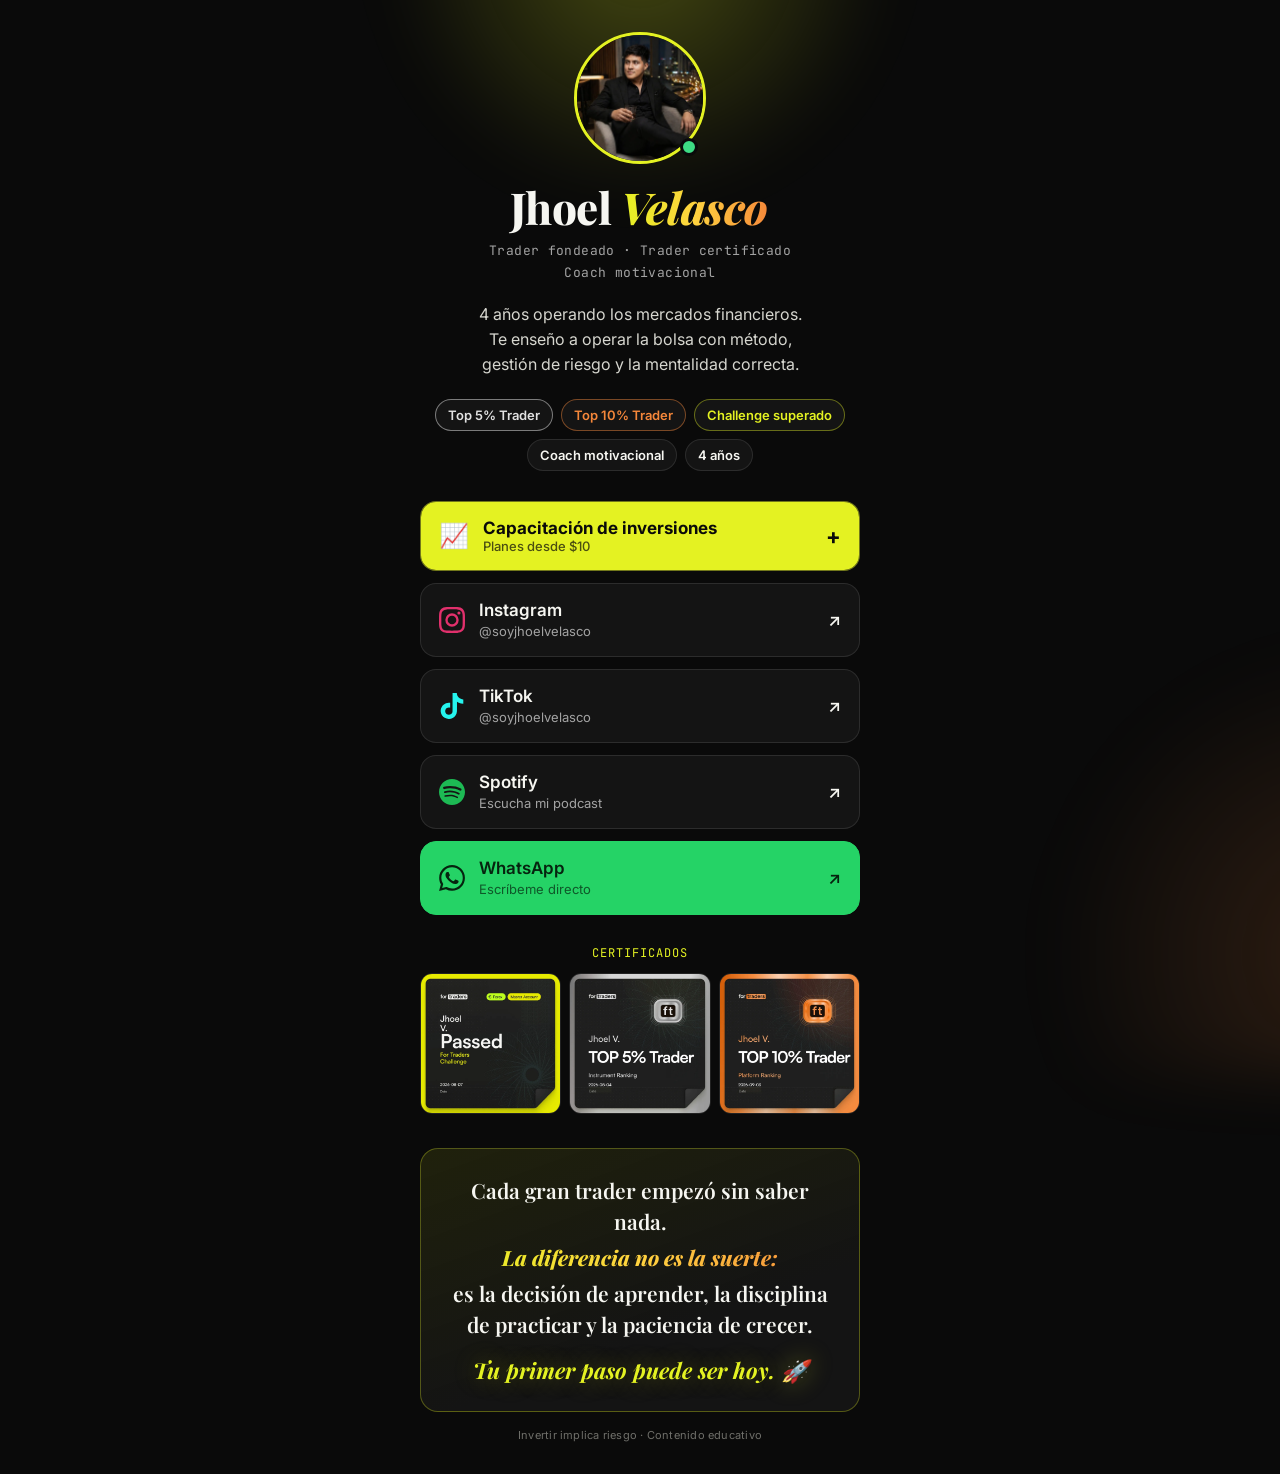
<file: index.html>
<!doctype html>
<html lang="es">
<head>
  <meta charset="utf-8">
  <meta name="viewport" content="width=device-width, initial-scale=1">
  <title>Jhoel Velasco — Trader y Coach</title>
  <meta name="description" content="Jhoel Velasco, trader fondeado y certificado, y coach motivacional. 4 años en los mercados. Contáctame por WhatsApp, Instagram o TikTok.">
  <meta property="og:type" content="website">
  <meta property="og:url" content="https://salmon-quail-992270.hostingersite.com/">
  <meta property="og:title" content="Jhoel Velasco — Trader y Coach">
  <meta property="og:description" content="Trader fondeado y certificado · Coach motivacional. Capacitaciones de inversión desde $10.">
  <meta property="og:image" content="https://salmon-quail-992270.hostingersite.com/assets/img/jhoel-retrato.webp">
  <meta name="theme-color" content="#0a0a0a">
  <link rel="icon" href="data:image/svg+xml,%3Csvg xmlns='http://www.w3.org/2000/svg' viewBox='0 0 64 64'%3E%3Crect width='64' height='64' rx='14' fill='%230a0a0a'/%3E%3Ctext x='32' y='43' font-family='Arial' font-weight='700' font-size='30' text-anchor='middle' fill='%23e4f222'%3EJV%3C/text%3E%3C/svg%3E">
  <link rel="preconnect" href="https://fonts.googleapis.com">
  <link rel="preconnect" href="https://fonts.gstatic.com" crossorigin>
  <link href="https://fonts.googleapis.com/css2?family=Instrument+Serif:ital@0;1&family=Playfair+Display:ital,wght@0,600;0,800;1,700;1,800&family=Inter:wght@400;500;600;700&family=JetBrains+Mono:wght@400;500&display=swap" rel="stylesheet">
  <style>
    :root {
      --bg: #0a0a0a; --card: #141414; --line: rgba(255,255,255,.1);
      --ink: #f6f6f1; --mute: #a3a3a3; --accent: #e4f222; --orange: #f5873a; --up: #3ddc84;
    }
    * { box-sizing: border-box; }
    body {
      margin: 0; min-height: 100svh; background: var(--bg); color: var(--ink);
      font-family: "Inter", system-ui, -apple-system, "Segoe UI", sans-serif;
      display: grid; place-items: center; padding: 32px 16px;
      -webkit-font-smoothing: antialiased; overflow-x: hidden;
    }
    body::before {
      content: ""; position: fixed; inset: -20%; z-index: -1;
      background:
        radial-gradient(circle 420px at 50% 10%, rgba(228,242,34,.28), transparent 60%),
        radial-gradient(circle 520px at 90% 90%, rgba(245,135,58,.16), transparent 60%);
      filter: blur(30px);
    }
    a { color: inherit; text-decoration: none; }
    em { font-family: "Instrument Serif", Georgia, serif; font-style: italic; font-weight: 400; color: var(--accent); }

    .card { width: 100%; max-width: 440px; text-align: center; animation: rise .9s cubic-bezier(.2,.8,.2,1) both; }
    @keyframes rise { from { opacity: 0; transform: translateY(24px); } to { opacity: 1; transform: none; } }

    .avatar { position: relative; width: 132px; height: 132px; margin: 0 auto 20px; }
    .avatar img { display: block; width: 100%; height: 100%; object-fit: cover; object-position: 40% 18%; border-radius: 50%; border: 3px solid var(--accent); }
    .avatar .live { position: absolute; right: 8px; bottom: 8px; width: 18px; height: 18px; border-radius: 50%; background: var(--up); border: 3px solid var(--bg); }

    h1 { margin: 0; font-family: "Playfair Display", Georgia, serif; font-size: 44px; line-height: 1.05; letter-spacing: -0.01em; font-weight: 800; }
    h1 em {
      font-family: "Playfair Display", Georgia, serif; font-style: italic; font-weight: 800;
      background: linear-gradient(90deg, var(--accent), #ffd23f 50%, var(--orange)); -webkit-background-clip: text; background-clip: text; color: transparent;
      padding-right: .06em;
    }
    .role { margin: 10px 0 0; line-height: 1.7; font-family: "JetBrains Mono", monospace; font-size: 13px; color: var(--mute); letter-spacing: .03em; }
    .bio { margin: 18px auto 0; max-width: 34ch; font-size: 16px; line-height: 1.55; color: #d6d6cf; }

    .chips { display: flex; justify-content: center; gap: 8px; margin: 22px 0 0; flex-wrap: wrap; }
    .chip { font-size: 13px; font-weight: 600; padding: 7px 12px; border-radius: 999px; border: 1px solid var(--line); background: var(--card); }
    .chip.lime { color: var(--accent); border-color: rgba(228,242,34,.4); }
    .chip.orange { color: var(--orange); border-color: rgba(245,135,58,.45); }
    .chip.silver { color: #e2e2e2; border-color: rgba(226,226,226,.5); }

    .links { display: grid; gap: 12px; margin: 12px 0 0; }
    .link {
      display: flex; align-items: center; gap: 14px; padding: 16px 18px; border-radius: 16px;
      background: var(--card); border: 1px solid var(--line); font-weight: 600; font-size: 17px;
      transition: transform .2s, border-color .2s, background .2s;
    }
    .link:hover { transform: translateY(-3px); border-color: var(--brand); }
    .link svg { width: 26px; height: 26px; fill: var(--brand); flex: none; }
    .link span { flex: 1; text-align: left; }
    .link small { color: var(--mute); font-weight: 400; font-size: 13px; }
    .link.wa { --brand: #25d366; background: #25d366; color: #06230f; border-color: #25d366; }
    .link.wa svg { fill: #06230f; }
    .link.wa small { color: rgba(6,35,15,.7); }
    .link.wa:hover { box-shadow: 0 12px 34px rgba(37,211,102,.35); }
    .link.ig { --brand: #e1306c; }
    .link.tt { --brand: #25f4ee; }
    .link.sp { --brand: #1db954; }

    .certs { display: grid; grid-template-columns: repeat(3, 1fr); gap: 8px; margin: 30px 0 0; }
    .certs img { display: block; width: 100%; height: auto; aspect-ratio: 1; object-fit: cover; border-radius: 12px; border: 1px solid var(--line); }
    .certs-label { margin: 30px 0 0; font-family: "JetBrains Mono", monospace; font-size: 12px; color: var(--accent); letter-spacing: .08em; text-transform: uppercase; }
    .certs-label + .certs { margin-top: 12px; }

    .closing { margin: 34px 0 0; padding: 26px 22px; border-radius: 18px; border: 1px solid rgba(228,242,34,.3); background: linear-gradient(160deg, rgba(228,242,34,.1), var(--card) 65%); }
    .closing-quote { margin: 0; font-family: "Playfair Display", Georgia, serif; font-size: 21px; line-height: 1.45; font-weight: 600; }
    .closing-quote em {
      display: block; margin: 6px 0; font-family: "Playfair Display", Georgia, serif; font-style: italic; font-weight: 800; font-size: 1em; line-height: inherit;
      background: linear-gradient(90deg, var(--accent), #ffd23f 50%, var(--orange)); -webkit-background-clip: text; background-clip: text; color: transparent;
    }
    .closing-cta { margin: 16px 0 0; font-family: "Playfair Display", Georgia, serif; font-style: italic; font-weight: 700; font-size: 22px; color: var(--accent); text-shadow: 0 0 24px rgba(228,242,34,.35); }
    .disclaimer { margin: 16px auto 0; font-size: 11px; color: #6f6f6a; letter-spacing: .02em; }
    /* Capacitación de inversiones */
    .train { margin: 30px 0 0; text-align: left; border-radius: 16px; border: 1px solid rgba(228,242,34,.45); background: var(--card); overflow: hidden; }
    .train summary {
      list-style: none; cursor: pointer;
      display: flex; align-items: center; gap: 14px; padding: 16px 18px;
      background: var(--accent); color: #0a0a0a; font-weight: 700; font-size: 17px;
      transition: box-shadow .2s;
    }
    .train summary::-webkit-details-marker { display: none; }
    .train summary:hover { box-shadow: inset 0 0 0 999px rgba(0,0,0,.06); }
    .train summary .ico { font-size: 24px; line-height: 1; }
    .train summary .ttl { flex: 1; }
    .train summary small { display: block; font-weight: 500; font-size: 13px; color: rgba(10,10,10,.7); }
    .train summary .chev { font-size: 22px; transition: transform .3s; }
    .train[open] summary .chev { transform: rotate(45deg); }
    .train-body { padding: 18px; }
    .train-intro { margin: 0 0 16px; font-size: 15px; line-height: 1.55; color: #d6d6cf; }
    .plan { border: 1px solid var(--line); border-radius: 14px; padding: 16px; margin: 0 0 12px; background: #0f0f0f; }
    .plan.vip { border-color: rgba(245,135,58,.55); background: linear-gradient(160deg, rgba(245,135,58,.12), #0f0f0f 60%); }
    .plan-head { display: flex; align-items: baseline; justify-content: space-between; gap: 10px; flex-wrap: wrap; }
    .plan-price { font-size: 26px; font-weight: 700; letter-spacing: -0.03em; }
    .plan-price b { color: var(--accent); font-weight: 700; }
    .plan.vip .plan-price b { color: var(--orange); }
    .plan-tag { font-family: "JetBrains Mono", monospace; font-size: 12px; color: var(--mute); }
    .plan h3 { margin: 6px 0 6px; font-size: 17px; }
    .plan p { margin: 0 0 14px; font-size: 14.5px; line-height: 1.55; color: #cfcfc8; }
    .plan-btn { display: inline-flex; align-items: center; gap: 8px; padding: 10px 14px; border-radius: 999px; background: #25d366; color: #06230f; font-weight: 700; font-size: 14px; transition: transform .2s; }
    .plan-btn:hover { transform: translateY(-2px); }
    .plan.vip .plan-btn { background: var(--orange); color: #1a0d03; }
    .train-warn { margin: 6px 0 0; padding: 12px 14px; border-radius: 12px; background: rgba(255,90,90,.08); border: 1px solid rgba(255,90,90,.3); font-size: 13px; line-height: 1.5; color: #e6c9c9; }
    .certs img { cursor: zoom-in; transition: transform .2s; }
    .certs img:hover { transform: translateY(-3px); }
    .zoom { position: fixed; inset: 0; z-index: 100; display: none; place-items: center; padding: 20px; background: rgba(0,0,0,.88); cursor: zoom-out; }
    .zoom.open { display: grid; animation: rise .3s ease both; }
    .zoom img { max-width: min(92vw, 640px); max-height: 86vh; width: auto; height: auto; border-radius: 16px; box-shadow: 0 30px 80px rgba(0,0,0,.6); }
    .zoom-x { position: absolute; top: 16px; right: 20px; font-size: 34px; line-height: 1; color: #fff; }
  </style>
</head>
<body>
  <main class="card">
    <div class="avatar">
      <img src="[data-uri]" alt="Jhoel Velasco" width="1024" height="1280">
      <span class="live" aria-hidden="true"></span>
    </div>

    <h1>Jhoel <em>Velasco</em></h1>
    <p class="role">Trader fondeado · Trader certificado<br>Coach motivacional</p>
    <p class="bio">4 años operando los mercados financieros. Te enseño a operar la bolsa con método, gestión de riesgo y la mentalidad correcta.</p>

    <div class="chips">
      <span class="chip silver">Top 5% Trader</span>
      <span class="chip orange">Top 10% Trader</span>
      <span class="chip lime">Challenge superado</span>
      <span class="chip">Coach motivacional</span>
      <span class="chip">4 años</span>
    </div>

    <details class="train">
      <summary>
        <span class="ico" aria-hidden="true">📈</span>
        <span class="ttl">Capacitación de inversiones<small>Planes desde $10</small></span>
        <span class="chev" aria-hidden="true">+</span>
      </summary>
      <div class="train-body">
        <p class="train-intro">Aprende conceptos fundamentales sobre inversiones mediante una capacitación adaptada al nivel de profundidad que necesites.</p>

        <article class="plan">
          <div class="plan-head"><span class="plan-price">💰 <b>$10</b></span><span class="plan-tag">45 minutos</span></div>
          <h3>Capacitación básica</h3>
          <p>Introducción y teoría básica sobre inversiones, conceptos esenciales y funcionamiento general.</p>
          <a class="plan-btn" href="https://wa.me/51912536501?text=Hola%20Jhoel%2C%20quiero%20la%20Capacitaci%C3%B3n%20b%C3%A1sica%20%28%2410%20-%2045%20minutos%29" target="_blank" rel="noopener">Reservar →</a>
        </article>

        <article class="plan">
          <div class="plan-head"><span class="plan-price">📊 <b>$20</b></span><span class="plan-tag">1 hora 30 minutos</span></div>
          <h3>Capacitación intermedia</h3>
          <p>Explicación más detallada del tema, estrategias, gestión del riesgo y resolución de dudas. Además, aprenderás cómo capitalizarte con capital externo de manera profesional: qué son las firmas de fondeo, cómo funcionan sus evaluaciones y qué reglas debes cumplir para operar una cuenta fondeada.</p>
          <a class="plan-btn" href="https://wa.me/51912536501?text=Hola%20Jhoel%2C%20quiero%20la%20Capacitaci%C3%B3n%20intermedia%20%28%2420%20-%201%20hora%2030%20minutos%29" target="_blank" rel="noopener">Reservar →</a>
        </article>

        <article class="plan vip">
          <div class="plan-head"><span class="plan-price">👑 <b>$30</b></span><span class="plan-tag">sin límite de tiempo</span></div>
          <h3>Capacitación completa VIP</h3>
          <p>Acceso a demostraciones prácticas de resultados, explicación de las operaciones y acceso a un grupo VIP donde compartiré las inversiones que realizo para que puedas analizarlas y seguirlas bajo tu propia decisión. <strong>Crecerás de la mano conmigo:</strong> verás cada una de mis inversiones, por qué entro y por qué salgo, para que aprendas a operar como un profesional.</p>
          <a class="plan-btn" href="https://wa.me/51912536501?text=Hola%20Jhoel%2C%20quiero%20la%20Capacitaci%C3%B3n%20completa%20VIP%20sin%20l%C3%ADmite%20de%20tiempo%20%28%2430%29" target="_blank" rel="noopener">Unirme al VIP →</a>
        </article>

        <p class="train-warn">⚠️ <strong>Importante:</strong> Toda inversión implica riesgo. Los resultados anteriores no garantizan ganancias futuras ni se pueden asegurar beneficios.</p>
      </div>
    </details>

    <nav class="links" aria-label="Contacto">
      <a class="link ig" href="https://www.instagram.com/soyjhoelvelasco/" target="_blank" rel="noopener">
        <svg viewBox="0 0 24 24" aria-hidden="true"><path d="M12 2.16c3.2 0 3.58.01 4.85.07 3.25.15 4.77 1.69 4.92 4.92.06 1.27.07 1.65.07 4.85s-.01 3.58-.07 4.85c-.15 3.23-1.66 4.77-4.92 4.92-1.27.06-1.65.07-4.85.07s-3.58-.01-4.85-.07c-3.26-.15-4.77-1.7-4.92-4.92-.06-1.27-.07-1.65-.07-4.85s.01-3.58.07-4.85C2.38 3.92 3.9 2.38 7.15 2.23 8.42 2.17 8.8 2.16 12 2.16M12 0C8.74 0 8.33.01 7.05.07 2.7.27.27 2.69.07 7.05.01 8.33 0 8.74 0 12s.01 3.67.07 4.95c.2 4.36 2.62 6.78 6.98 6.98 1.28.06 1.69.07 4.95.07s3.67-.01 4.95-.07c4.35-.2 6.78-2.62 6.98-6.98.06-1.28.07-1.69.07-4.95s-.01-3.67-.07-4.95c-.2-4.35-2.62-6.78-6.98-6.98C15.67.01 15.26 0 12 0m0 5.84a6.16 6.16 0 1 0 0 12.32 6.16 6.16 0 0 0 0-12.32M12 16a4 4 0 1 1 0-8 4 4 0 0 1 0 8m6.4-11.85a1.44 1.44 0 1 0 0 2.88 1.44 1.44 0 0 0 0-2.88"/></svg>
        <span>Instagram<br><small>@soyjhoelvelasco</small></span>
        ↗
      </a>
      <a class="link tt" href="https://www.tiktok.com/@soyjhoelvelasco" target="_blank" rel="noopener">
        <svg viewBox="0 0 24 24" aria-hidden="true"><path d="M12.53.02C13.84 0 15.14.01 16.44 0c.08 1.53.63 3.09 1.75 4.17 1.12 1.11 2.7 1.62 4.24 1.79v4.03a10.7 10.7 0 0 1-4.2-.97c-.57-.26-1.1-.59-1.62-.93-.01 2.92.01 5.84-.02 8.75-.08 1.4-.54 2.79-1.35 3.94-1.31 1.92-3.58 3.17-5.91 3.21-1.43.08-2.86-.31-4.08-1.03-2.02-1.19-3.44-3.37-3.65-5.71-.02-.5-.03-1-.01-1.49.18-1.9 1.12-3.72 2.58-4.96 1.66-1.44 3.98-2.13 6.15-1.72.02 1.48-.04 2.96-.04 4.44-.99-.32-2.15-.23-3.02.37a3.5 3.5 0 0 0-1.36 1.75c-.21.51-.15 1.07-.14 1.61.24 1.64 1.82 3.02 3.5 2.87 1.12-.01 2.19-.66 2.77-1.61.19-.33.4-.67.41-1.06.1-1.79.06-3.57.07-5.36.01-4.03-.01-8.05.02-12.07"/></svg>
        <span>TikTok<br><small>@soyjhoelvelasco</small></span>
        ↗
      </a>
      <a class="link sp" href="https://open.spotify.com/show/5FRU75pXhW3gdpHdP3Ju7o" target="_blank" rel="noopener">
        <svg viewBox="0 0 24 24" aria-hidden="true"><path d="M12 0C5.4 0 0 5.4 0 12s5.4 12 12 12 12-5.4 12-12S18.66 0 12 0m5.52 17.34c-.24.36-.66.48-1.02.24-2.82-1.74-6.36-2.1-10.56-1.14-.42.12-.78-.18-.9-.54-.12-.42.18-.78.54-.9 4.56-1.02 8.52-.6 11.64 1.32.42.18.48.66.3 1.02m1.44-3.3c-.3.42-.84.6-1.26.3-3.24-1.98-8.16-2.58-11.94-1.38-.48.12-1.02-.12-1.14-.6s.12-1.02.6-1.14c4.38-1.32 9.78-.66 13.5 1.62.36.18.54.78.24 1.2m.12-3.36C15.24 8.4 8.82 8.16 5.16 9.3c-.6.18-1.2-.18-1.38-.72-.18-.6.18-1.2.72-1.38 4.26-1.26 11.28-1.02 15.72 1.62.54.3.72 1.02.42 1.56-.3.42-1.02.6-1.56.3"/></svg>
        <span>Spotify<br><small>Escucha mi podcast</small></span>
        ↗
      </a>
      <a class="link wa" href="https://wa.me/51912536501?text=Hola%20Jhoel%2C%20quiero%20aprender%20m%C3%A1s%20sobre%20inversiones" target="_blank" rel="noopener">
        <svg viewBox="0 0 24 24" aria-hidden="true"><path d="M17.47 14.38c-.3-.15-1.76-.87-2.03-.97-.27-.1-.47-.15-.67.15-.2.3-.77.97-.94 1.17-.17.2-.35.22-.64.07-.3-.15-1.26-.46-2.4-1.48-.89-.79-1.49-1.77-1.66-2.07-.17-.3-.02-.46.13-.61.13-.13.3-.35.45-.52.15-.17.2-.3.3-.5.1-.2.05-.37-.02-.52-.08-.15-.67-1.62-.92-2.22-.24-.58-.49-.5-.67-.51h-.57c-.2 0-.52.07-.8.37-.27.3-1.04 1.02-1.04 2.48s1.07 2.88 1.21 3.08c.15.2 2.1 3.2 5.08 4.49.71.31 1.26.49 1.7.63.71.23 1.36.2 1.87.12.57-.09 1.76-.72 2-1.41.25-.7.25-1.29.17-1.41-.07-.13-.27-.2-.57-.35M12.05 21.8h-.01a9.87 9.87 0 0 1-5.03-1.38l-.36-.21-3.74.98 1-3.65-.24-.37a9.86 9.86 0 0 1-1.51-5.26c0-5.45 4.44-9.88 9.9-9.88 2.64 0 5.12 1.03 6.99 2.9a9.82 9.82 0 0 1 2.89 6.99c0 5.45-4.44 9.88-9.89 9.88m8.41-18.3A11.81 11.81 0 0 0 12.05 0C5.5 0 .16 5.34.16 11.89c0 2.1.55 4.14 1.59 5.95L.06 24l6.3-1.65a11.88 11.88 0 0 0 5.68 1.45h.01c6.55 0 11.89-5.34 11.89-11.89 0-3.18-1.24-6.16-3.48-8.41"/></svg>
        <span>WhatsApp<br><small>Escríbeme directo</small></span>
        ↗
      </a>
    </nav>


    <p class="certs-label">Certificados</p>
    <div class="certs">
      <img src="[data-uri]" alt="Certificado For Traders: Challenge superado, Forex, Master Account, 2026-08-07" width="1000" height="1000" loading="lazy">
      <img src="[data-uri]" alt="Certificado For Traders: TOP 5% Trader, Instrument Ranking, 2026-08-04" width="1000" height="1000" loading="lazy">
      <img src="[data-uri]" alt="Certificado For Traders: TOP 10% Trader, 2026-09-03" width="1000" height="1000" loading="lazy">
    </div>

    <div class="closing">
      <p class="closing-quote">Cada gran trader empezó sin saber nada. <em>La diferencia no es la suerte:</em> es la decisión de aprender, la disciplina de practicar y la paciencia de crecer.</p>
      <p class="closing-cta">Tu primer paso puede ser hoy.&nbsp;🚀</p>
    </div>
    <p class="disclaimer">Invertir implica riesgo · Contenido educativo</p>
  </main>
  <div class="zoom" id="zoom" role="dialog" aria-label="Certificado ampliado"><span class="zoom-x" aria-hidden="true">×</span><img alt=""></div>
  <script>
    (function () {
      var z = document.getElementById("zoom"), zi = z.querySelector("img");
      document.querySelectorAll(".certs img").forEach(function (im) {
        im.addEventListener("click", function () { zi.src = im.src; zi.alt = im.alt; z.classList.add("open"); });
      });
      z.addEventListener("click", function () { z.classList.remove("open"); });
      document.addEventListener("keydown", function (e) { if (e.key === "Escape") z.classList.remove("open"); });
    })();
  </script>
</body>
</html>
</file>
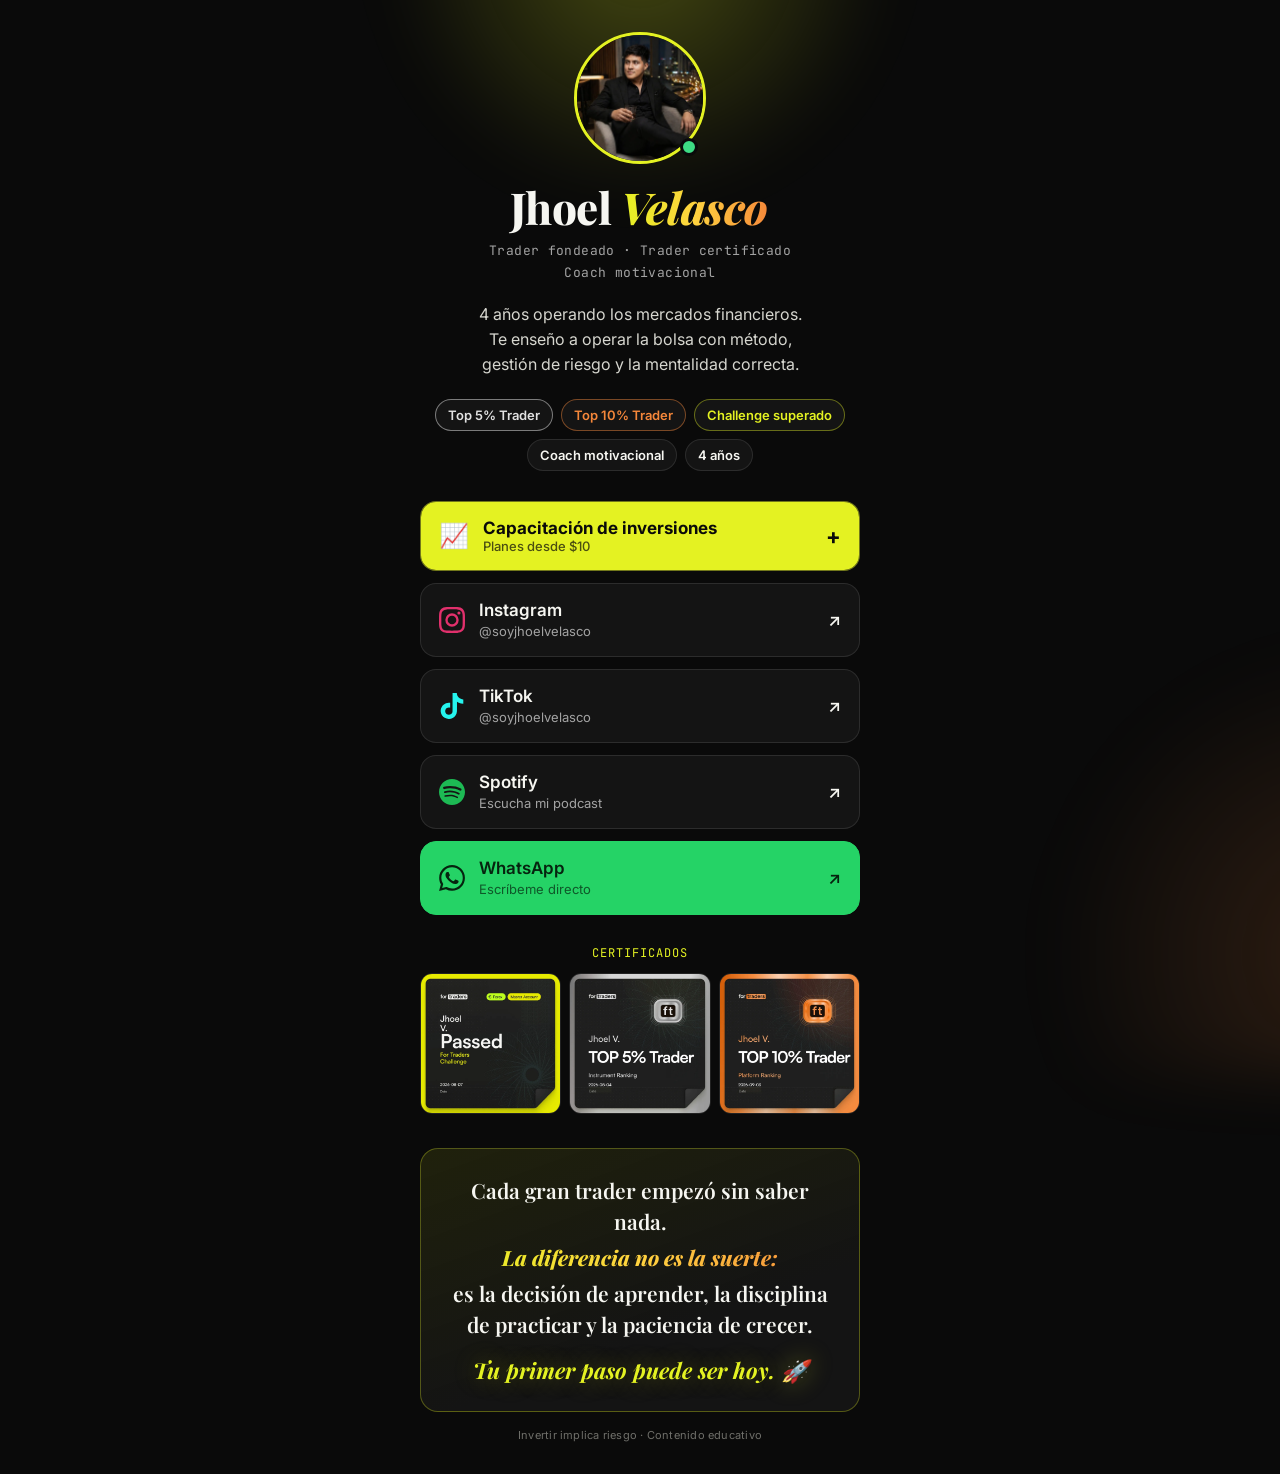
<file: admin.html>
<!doctype html>
<html lang="es">
<head>
  <meta charset="utf-8">
  <meta name="viewport" content="width=device-width, initial-scale=1, viewport-fit=cover">
  <title>Administración — Jhoel 1%</title>
  <meta name="robots" content="noindex">
  <meta name="theme-color" content="#050506">
  <link rel="icon" type="image/png" href="assets/img/favicon.png">
  <link rel="preconnect" href="https://fonts.googleapis.com">
  <link rel="preconnect" href="https://fonts.gstatic.com" crossorigin>
  <link rel="stylesheet" href="https://fonts.googleapis.com/css2?family=Cormorant+Garamond:ital,wght@0,500;0,600;0,700;1,500&family=Manrope:wght@300;400;500;600;700&family=Sora:wght@500;600;700&display=swap">
  <link rel="stylesheet" href="panel.css?v=20261010">
  <link rel="stylesheet" href="admin.css?v=20261010">
</head>
<body class="is-admin">

  <div class="loading" id="loading" aria-live="polite"><img src="assets/img/logo.webp" alt="" width="72" height="72"><span>Cargando administración…</span></div>

  <div class="demo-bar" id="demoBar">
    <strong>Modo demostración</strong> · Datos de ejemplo. Los cambios que hagas aquí no se guardan.
  </div>

  <div class="app">
    <aside class="side" aria-label="Menú de administración">
      <a href="index.html" class="side__brand" aria-label="Ir a la página principal">
        <img src="assets/img/logo.webp" alt="" width="40" height="40">
        <span class="notranslate" translate="no">Jhoel <em>1%</em></span>
      </a>
      <p class="side__tag">Administración</p>
      <nav class="side__nav">
        <a href="#resumen" data-view="resumen" class="is-active">
          <svg viewBox="0 0 24 24" aria-hidden="true"><path d="M3 13h8V3H3zm10 8h8V11h-8zM3 21h8v-6H3zm10-18v6h8V3z"/></svg>
          <span>Resumen</span>
        </a>
        <a href="#inversionistas" data-view="inversionistas">
          <svg viewBox="0 0 24 24" aria-hidden="true"><path d="M9 11a4 4 0 1 0 0-8 4 4 0 0 0 0 8Zm-7 10c0-4 3-6 7-6s7 2 7 6m1-10a3 3 0 1 0 0-6m2 16c0-3-1.5-5-4-5.6"/></svg>
          <span>Inversionistas</span>
        </a>
        <a href="#depositos" data-view="depositos">
          <svg viewBox="0 0 24 24" aria-hidden="true"><path d="M12 21V9m0 0-4 4m4-4 4 4M4 7V4h16v3"/></svg>
          <span>Depósitos</span><b class="badge" id="badgeD" hidden></b>
        </a>
        <a href="#retiros" data-view="retiros">
          <svg viewBox="0 0 24 24" aria-hidden="true"><path d="M12 3v12m0 0-4-4m4 4 4-4M4 17v3h16v-3"/></svg>
          <span>Retiros</span><b class="badge" id="badgeW" hidden></b>
        </a>
        <a href="#verificaciones" data-view="verificaciones">
          <svg viewBox="0 0 24 24" aria-hidden="true"><path d="M12 3 4 6v6c0 4.5 3.4 8.3 8 9 4.6-.7 8-4.5 8-9V6l-8-3Zm-3 9 2 2 4-4"/></svg>
          <span>Verificaciones</span><b class="badge" id="badgeK" hidden></b>
        </a>
        <a href="#rentabilidad" data-view="rentabilidad">
          <svg viewBox="0 0 24 24" aria-hidden="true"><path d="M4 19 10 13l4 4 6-8M14 9h6v6"/></svg>
          <span>Rentabilidad</span>
        </a>
      </nav>
      <div class="side__foot">
        <a href="panel.html">
          <svg viewBox="0 0 24 24" aria-hidden="true"><path d="M12 12a4 4 0 1 0 0-8 4 4 0 0 0 0 8Zm-8 9c0-4 3.5-6 8-6s8 2 8 6"/></svg>
          Ver mi panel
        </a>
        <a href="index.html" id="logout">
          <svg viewBox="0 0 24 24" aria-hidden="true"><path d="M15 4h4v16h-4M10 8l-4 4 4 4M6 12h10"/></svg>
          Cerrar sesión
        </a>
      </div>
    </aside>

    <div class="main">
      <header class="top">
        <div class="top__hello">
          <p class="top__eyebrow" id="today">—</p>
          <h1>Administración</h1>
        </div>
        <div class="top__actions">
          <button type="button" class="btn btn--ghost btn--sm" id="refresh">Actualizar</button>
        </div>
      </header>

      <!-- ============ RESUMEN ============ -->
      <section class="view" id="view-resumen" aria-labelledby="h-a-res">
        <h2 class="sr-only" id="h-a-res">Resumen</h2>
        <div class="kpis kpis--5">
          <article class="kpi kpi--hero">
            <p class="kpi__label">Capital administrado</p>
            <p class="kpi__value" id="sCapital">—</p>
            <p class="kpi__meta">Inversiones activas y en cierre</p>
          </article>
          <article class="kpi">
            <p class="kpi__label">Inversionistas</p>
            <p class="kpi__value" id="sInvestors">—</p>
            <p class="kpi__meta" id="sInvestorsMeta">—</p>
          </article>
          <article class="kpi">
            <p class="kpi__label">Retiros por atender</p>
            <p class="kpi__value kpi__value--gold" id="sWithdrawals">—</p>
            <p class="kpi__meta" id="sWithdrawalsMeta">—</p>
          </article>
          <article class="kpi">
            <p class="kpi__label">Verificaciones</p>
            <p class="kpi__value" id="sKyc">—</p>
            <p class="kpi__meta">Personas con documentos por revisar</p>
          </article>
          <article class="kpi">
            <p class="kpi__label">Rentabilidad del mes</p>
            <p class="kpi__value" id="sProfits">—</p>
            <p class="kpi__meta">Acreditada este mes calendario</p>
          </article>
        </div>

        <div class="grid-2 grid-2--even">
          <article class="card">
            <header class="card__head">
              <div><h3>Retiros por atender</h3><p class="card__sub">Plazo: ganancias 48 h · capital 7 días hábiles</p></div>
              <a href="#retiros" data-view="retiros" class="card__link">Ver todos</a>
            </header>
            <ul class="feed" id="homeW"></ul>
          </article>
          <article class="card">
            <header class="card__head">
              <div><h3>Verificaciones por revisar</h3></div>
              <a href="#verificaciones" data-view="verificaciones" class="card__link">Revisar</a>
            </header>
            <ul class="feed" id="homeK"></ul>
          </article>
        </div>
      </section>

      <!-- ============ INVERSIONISTAS ============ -->
      <section class="view" id="view-inversionistas" aria-labelledby="h-a-inv" hidden>
        <header class="view__head">
          <h2 id="h-a-inv">Inversionistas</h2>
          <label class="search">
            <span class="sr-only">Buscar inversionista</span>
            <input type="search" id="invSearch" placeholder="Buscar por nombre, correo o código" autocomplete="off">
          </label>
        </header>
        <div class="card card--flush">
          <div class="table-wrap">
            <table class="table table--click">
              <thead><tr><th>Inversionista</th><th>Verificación</th><th class="num">Capital</th><th class="num">Disponible</th><th class="num">Referidos</th><th class="num">Tasa obj.</th><th>Estado</th></tr></thead>
              <tbody id="invBody"></tbody>
            </table>
          </div>
        </div>
      </section>

      <!-- ============ DEPÓSITOS ============ -->
      <section class="view" id="view-depositos" aria-labelledby="h-a-dep" hidden>
        <header class="view__head">
          <h2 id="h-a-dep">Depósitos</h2>
          <div class="chips" aria-label="Filtrar depósitos">
            <button type="button" class="chip is-on" data-dfilter="pending">Por confirmar</button>
            <button type="button" class="chip" data-dfilter="confirmed">Confirmados</button>
            <button type="button" class="chip" data-dfilter="rejected">Rechazados</button>
            <button type="button" class="chip" data-dfilter="all">Todos</button>
          </div>
        </header>
        <p class="view__lead">Revisa que el dinero haya llegado a tu Binance, banco o Yape antes de confirmar. Al confirmar, el monto se suma al capital del inversionista y aparece en su panel.</p>
        <div class="card card--flush">
          <div class="table-wrap">
            <table class="table">
              <thead><tr><th>Enviado</th><th>Inversionista</th><th class="num">Monto</th><th>Medio y referencia</th><th>Comprobante</th><th>Estado</th><th>Acciones</th></tr></thead>
              <tbody id="dBody"></tbody>
            </table>
          </div>
        </div>
      </section>

      <!-- ============ RETIROS ============ -->
      <section class="view" id="view-retiros" aria-labelledby="h-a-ret" hidden>
        <header class="view__head">
          <h2 id="h-a-ret">Retiros</h2>
          <div class="chips" aria-label="Filtrar retiros">
            <button type="button" class="chip is-on" data-wfilter="open">Por atender</button>
            <button type="button" class="chip" data-wfilter="paid">Pagados</button>
            <button type="button" class="chip" data-wfilter="rejected">Rechazados</button>
            <button type="button" class="chip" data-wfilter="all">Todos</button>
          </div>
        </header>
        <div class="card card--flush">
          <div class="table-wrap">
            <table class="table">
              <thead><tr><th>Solicitado</th><th>Inversionista</th><th>Tipo</th><th class="num">Monto</th><th>Destino</th><th>Estado</th><th>Acciones</th></tr></thead>
              <tbody id="wBody"></tbody>
            </table>
          </div>
        </div>
      </section>

      <!-- ============ VERIFICACIONES ============ -->
      <section class="view" id="view-verificaciones" aria-labelledby="h-a-kyc" hidden>
        <header class="view__head"><h2 id="h-a-kyc">Verificaciones</h2></header>
        <p class="view__lead">Una cuenta queda verificada cuando sus tres documentos están aprobados. También puedes cambiar el estado a mano desde la ficha del inversionista.</p>
        <div class="card card--flush">
          <div class="table-wrap">
            <table class="table">
              <thead><tr><th>Enviado</th><th>Inversionista</th><th>Documento</th><th>Archivo</th><th>Acciones</th></tr></thead>
              <tbody id="kBody"></tbody>
            </table>
          </div>
        </div>
      </section>

      <!-- ============ RENTABILIDAD ============ -->
      <section class="view" id="view-rentabilidad" aria-labelledby="h-a-prof" hidden>
        <header class="view__head"><h2 id="h-a-prof">Rentabilidad del mes</h2></header>

        <div class="grid-2">
          <article class="card">
            <header class="card__head">
              <div>
                <h3>Acreditar rentabilidad</h3>
                <p class="card__sub">Cada inversión cobra en su fecha mensual. Se acredita la menor entre su tasa objetivo y el resultado real que registres.</p>
              </div>
            </header>
            <form class="form" id="pForm" novalidate>
              <label for="pReal">Resultado real de la estrategia este mes (%)
                <input type="number" id="pReal" min="0" max="10" step="0.01" inputmode="decimal" placeholder="Ej. 1.85">
              </label>
              <label for="pNote">Nota interna (opcional)
                <input type="text" id="pNote" placeholder="Ej. Cierre de octubre 2026">
              </label>
              <button type="submit" class="btn btn--ghost">Calcular vista previa</button>
              <p class="form__msg" id="pMsg" role="status"></p>
            </form>
          </article>
          <article class="card card--quiet">
            <header class="card__head"><div><h3>Cómo se calcula</h3></div></header>
            <ul class="rules">
              <li><b>Tasa objetivo:</b> 1% + 0.01% por referido válido (máximo 2%). Durante la promoción de lanzamiento, 2%.</li>
              <li><b>Tasa aplicada:</b> la menor entre la tasa objetivo y el resultado real del mes.</li>
              <li><b>Periodos:</b> solo se acreditan los periodos mensuales ya cumplidos. Si alguien tiene dos meses pendientes, ejecuta el cálculo dos veces.</li>
              <li><b>Sin duplicados:</b> un mismo periodo nunca se acredita dos veces.</li>
            </ul>
          </article>
        </div>

        <article class="card card--flush" id="pPreview" hidden>
          <header class="card__head card__head--pad">
            <div><h3>Vista previa</h3><p class="card__sub" id="pSummary">—</p></div>
          </header>
          <div class="table-wrap">
            <table class="table">
              <thead><tr><th>Inversionista</th><th>Periodo</th><th class="num">Capital</th><th class="num">Objetivo</th><th class="num">Aplicada</th><th class="num">Monto</th></tr></thead>
              <tbody id="pBody"></tbody>
            </table>
          </div>
          <div class="card__foot">
            <button type="button" class="btn btn--gold" id="pCommit">Acreditar</button>
            <div class="confirm" id="pConfirm" hidden>
              <p id="pConfirmText">—</p>
              <div class="confirm__btns">
                <button type="button" class="btn btn--gold btn--sm" id="pYes">Sí, acreditar</button>
                <button type="button" class="btn btn--ghost btn--sm" id="pNo">Cancelar</button>
              </div>
            </div>
          </div>
        </article>

        <article class="card card--flush">
          <header class="card__head card__head--pad"><div><h3>Historial de cierres</h3></div></header>
          <div class="table-wrap">
            <table class="table">
              <thead><tr><th>Fecha</th><th class="num">Resultado real</th><th class="num">Cuentas</th><th class="num">Total acreditado</th><th>Nota</th></tr></thead>
              <tbody id="rBody"></tbody>
            </table>
          </div>
        </article>
      </section>
    </div>
  </div>

  <nav class="tabbar" aria-label="Menú de administración">
    <a href="#resumen" data-view="resumen" class="is-active"><svg viewBox="0 0 24 24" aria-hidden="true"><path d="M3 13h8V3H3zm10 8h8V11h-8zM3 21h8v-6H3zm10-18v6h8V3z"/></svg><span>Resumen</span></a>
    <a href="#inversionistas" data-view="inversionistas"><svg viewBox="0 0 24 24" aria-hidden="true"><path d="M9 11a4 4 0 1 0 0-8 4 4 0 0 0 0 8Zm-7 10c0-4 3-6 7-6s7 2 7 6"/></svg><span>Personas</span></a>
    <a href="#depositos" data-view="depositos"><svg viewBox="0 0 24 24" aria-hidden="true"><path d="M12 21V9m0 0-4 4m4-4 4 4M4 7V4h16v3"/></svg><span>Depósitos</span></a>
    <a href="#retiros" data-view="retiros"><svg viewBox="0 0 24 24" aria-hidden="true"><path d="M12 3v12m0 0-4-4m4 4 4-4M4 17v3h16v-3"/></svg><span>Retiros</span></a>
    <a href="#verificaciones" data-view="verificaciones"><svg viewBox="0 0 24 24" aria-hidden="true"><path d="M12 3 4 6v6c0 4.5 3.4 8.3 8 9 4.6-.7 8-4.5 8-9V6l-8-3Zm-3 9 2 2 4-4"/></svg><span>Verificar</span></a>
    <a href="#rentabilidad" data-view="rentabilidad"><svg viewBox="0 0 24 24" aria-hidden="true"><path d="M4 19 10 13l4 4 6-8M14 9h6v6"/></svg><span>Rentab.</span></a>
  </nav>

  <!-- Ficha del inversionista -->
  <div class="drawer" id="drawer" hidden>
    <div class="drawer__backdrop" data-close></div>
    <aside class="drawer__panel" role="dialog" aria-modal="true" aria-labelledby="dName">
      <button type="button" class="auth__close" data-close aria-label="Cerrar">×</button>
      <p class="top__eyebrow" id="dCode">—</p>
      <h2 id="dName">—</h2>
      <p class="card__sub" id="dContact">—</p>

      <dl class="data" id="dData"></dl>

      <section class="drawer__sec">
        <h3>Verificación de identidad</h3>
        <div class="inline-form">
          <select id="dKyc" aria-label="Estado de verificación">
            <option value="pending">Pendiente</option>
            <option value="in_review">En revisión</option>
            <option value="verified">Verificado</option>
            <option value="rejected">Rechazado</option>
          </select>
          <button type="button" class="btn btn--ghost btn--sm" id="dKycSave">Guardar</button>
        </div>
      </section>

      <section class="drawer__sec">
        <h3 id="dDepTitle">Registrar depósito</h3>
        <form class="form" id="dDeposit" novalidate>
          <div class="auth__grid">
            <label for="dAmount">Monto (US$)<input type="number" id="dAmount" min="1" step="0.01" inputmode="decimal"></label>
            <label for="dStart" id="dStartWrap">Fecha de inicio<input type="date" id="dStart"></label>
          </div>
          <label for="dDetail">Medio / referencia<input type="text" id="dDetail" placeholder="Ej. Transferencia BCP op. 123456"></label>
          <label class="check" id="dPromoWrap"><input type="checkbox" id="dPromo"> <span>Aplicar promoción de lanzamiento (2% los primeros 3 meses)</span></label>
          <button type="submit" class="btn btn--gold">Registrar depósito</button>
          <p class="form__msg" id="dMsg" role="status"></p>
        </form>
      </section>

      <section class="drawer__sec">
        <h3>Movimientos</h3>
        <ul class="feed" id="dMov"></ul>
      </section>
    </aside>
  </div>

  <script src="lib/supabase.js?v=2.117.3" defer></script>
  <script src="config.js?v=20261010" defer></script>
  <script src="admin.js?v=20261010" defer></script>
</body>
</html>
</file>
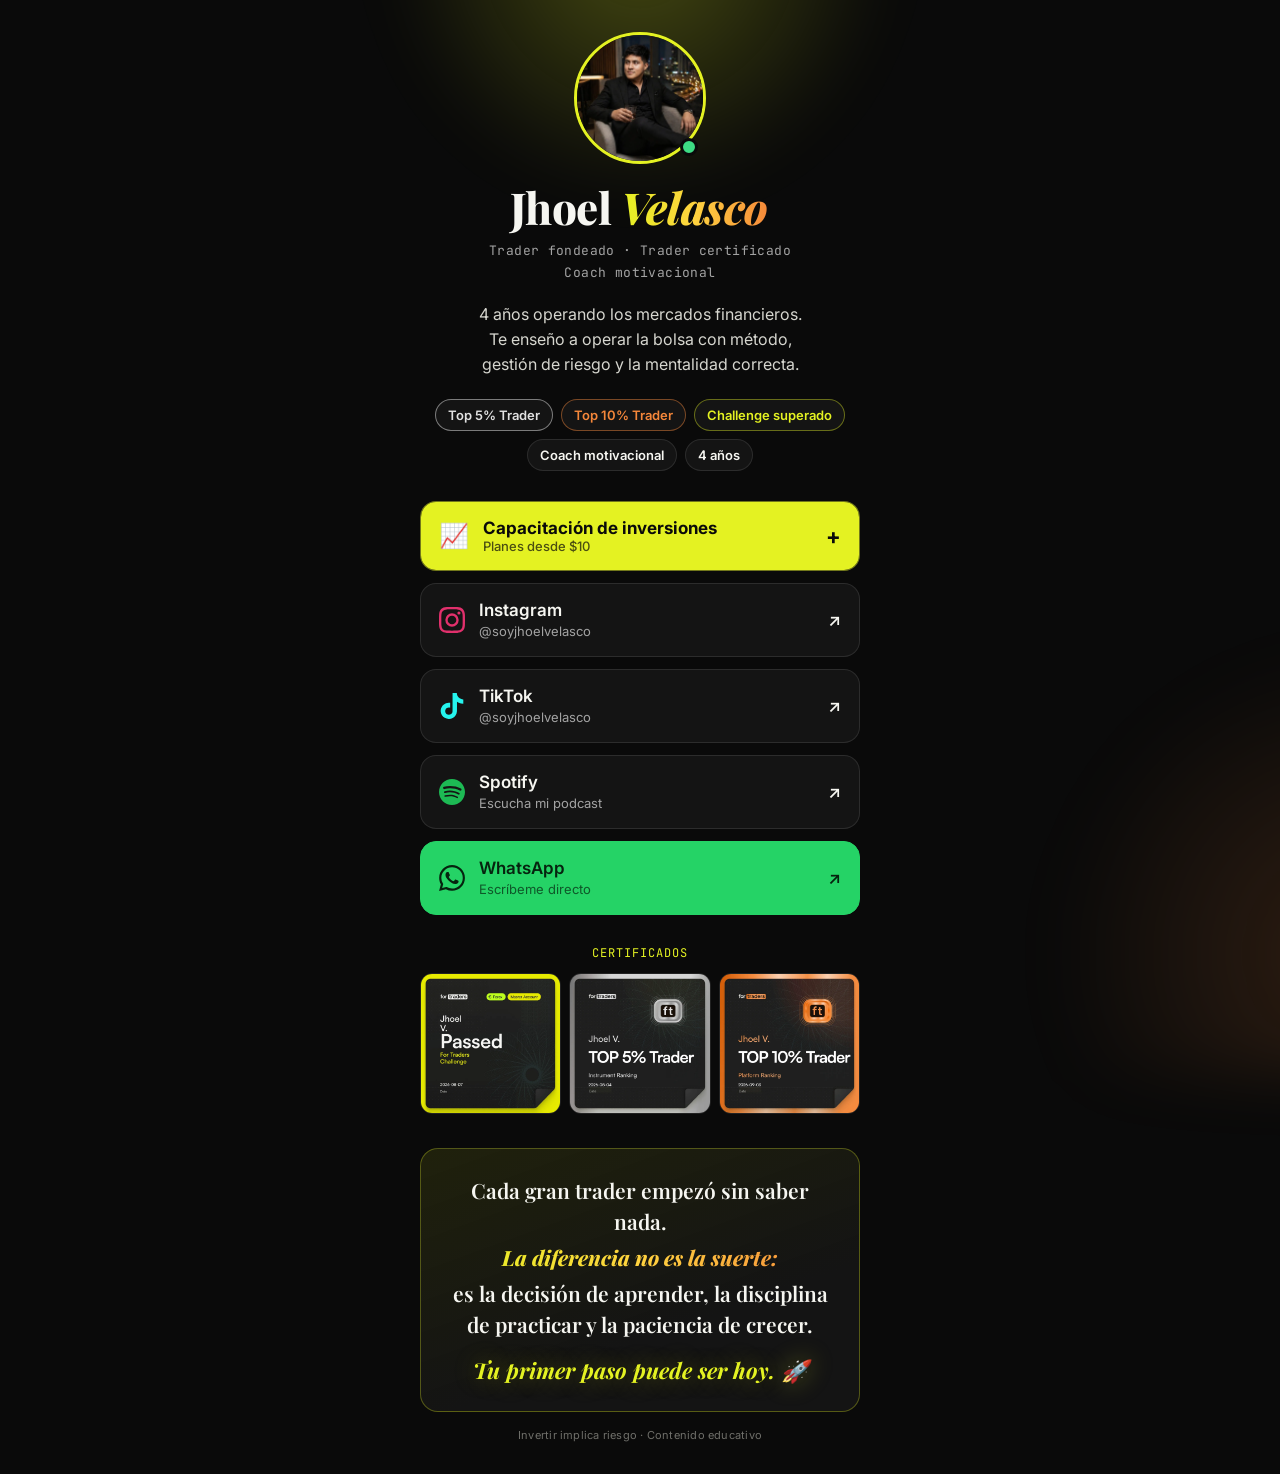
<file: panel.html>
<!doctype html>
<html lang="es">
<head>
  <meta charset="utf-8">
  <meta name="viewport" content="width=device-width, initial-scale=1, viewport-fit=cover">
  <title>Mi panel — Jhoel 1%</title>
  <meta name="robots" content="noindex">
  <meta name="theme-color" content="#050506">
  <link rel="icon" type="image/png" href="assets/img/favicon.png">
  <link rel="preconnect" href="https://fonts.googleapis.com">
  <link rel="preconnect" href="https://fonts.gstatic.com" crossorigin>
  <link rel="stylesheet" href="https://fonts.googleapis.com/css2?family=Cormorant+Garamond:ital,wght@0,500;0,600;0,700;1,500&family=Manrope:wght@300;400;500;600;700&family=Sora:wght@500;600;700&display=swap">
  <link rel="stylesheet" href="panel.css?v=20261010">
</head>
<body>

  <div class="loading" id="loading" aria-live="polite"><img src="assets/img/logo.webp" alt="" width="72" height="72"><span>Cargando tu panel…</span></div>

  <div class="demo-bar" id="demoBar">
    <strong>Modo demostración</strong> · Los datos de este panel son de ejemplo. Se mostrarán los datos reales de cada inversionista cuando la plataforma esté conectada.
    <button type="button" class="demo-bar__reset" id="demoReset">Reiniciar demostración</button>
  </div>

  <div class="app">

    <!-- Barra lateral -->
    <aside class="side" aria-label="Menú del panel">
      <a href="index.html" class="side__brand" aria-label="Ir a la página principal">
        <img src="assets/img/logo.webp" alt="" width="40" height="40">
        <span class="notranslate" translate="no">Jhoel <em>1%</em></span>
      </a>
      <nav class="side__nav">
        <a href="#resumen" data-view="resumen" class="is-active">
          <svg viewBox="0 0 24 24" aria-hidden="true"><path d="M3 13h8V3H3zm10 8h8V11h-8zM3 21h8v-6H3zm10-18v6h8V3z"/></svg>
          <span>Resumen</span>
        </a>
        <a href="#movimientos" data-view="movimientos">
          <svg viewBox="0 0 24 24" aria-hidden="true"><path d="M4 6h16M4 12h16M4 18h10"/></svg>
          <span>Movimientos</span>
        </a>
        <a href="#retiros" data-view="retiros">
          <svg viewBox="0 0 24 24" aria-hidden="true"><path d="M12 3v12m0 0-4-4m4 4 4-4M4 17v3h16v-3"/></svg>
          <span>Retiros</span>
        </a>
        <a href="#referidos" data-view="referidos">
          <svg viewBox="0 0 24 24" aria-hidden="true"><path d="M16 11a4 4 0 1 0-8 0m12 9c0-3-2.5-5-8-5s-8 2-8 5m15-12h4m-2-2v4"/></svg>
          <span>Referidos</span>
        </a>
        <a href="#perfil" data-view="perfil">
          <svg viewBox="0 0 24 24" aria-hidden="true"><path d="M12 12a4 4 0 1 0 0-8 4 4 0 0 0 0 8Zm-8 9c0-4 3.5-6 8-6s8 2 8 6"/></svg>
          <span>Mi perfil</span>
        </a>
        <a href="admin.html" id="adminLink" class="side__admin" hidden>
          <svg viewBox="0 0 24 24" aria-hidden="true"><path d="M12 3 4 6v6c0 4.5 3.4 8.3 8 9 4.6-.7 8-4.5 8-9V6l-8-3Z"/></svg>
          <span>Administración</span>
        </a>
      </nav>
      <div class="side__foot">
        <a class="side__help" href="https://wa.me/51912536501" target="_blank" rel="noopener">
          <svg viewBox="0 0 24 24" aria-hidden="true"><path d="M12 21a9 9 0 1 0-8-4.9L3 21l4.9-1A9 9 0 0 0 12 21Z"/></svg>
          Soporte por WhatsApp
        </a>
        <a href="index.html" class="side__logout" id="logout">
          <svg viewBox="0 0 24 24" aria-hidden="true"><path d="M15 4h4v16h-4M10 8l-4 4 4 4M6 12h10"/></svg>
          Cerrar sesión
        </a>
      </div>
    </aside>

    <div class="main">
      <!-- Barra superior -->
      <header class="top">
        <div class="top__hello">
          <p class="top__eyebrow" id="today">Jueves, 9 de octubre de 2026</p>
          <h1>Hola, <span id="userFirst">Ana</span></h1>
        </div>
        <div class="top__actions">
          <button type="button" class="btn btn--gold btn--sm" id="addCapital" data-deposit>+ Agregar capital</button>
          <div class="avatar" id="avatar" aria-hidden="true">AT</div>
        </div>
      </header>

      <!-- ============ RESUMEN ============ -->
      <section class="view" id="view-resumen" aria-labelledby="h-resumen">
        <h2 class="sr-only" id="h-resumen">Resumen</h2>

        <div class="promo" id="promoBanner">
          <span class="pill pill--gold">Promoción de lanzamiento</span>
          <p>Tu cuenta recibe <strong>2% mensual</strong> hasta el <strong id="promoEnd">15 oct 2026</strong>. Después pasará a tu tasa regular de <strong id="promoNext">1.12%</strong>.</p>
        </div>

        <article class="card card--glow welcome" id="welcome" hidden>
          <h3>Bienvenido a Jhoel 1%</h3>
          <p class="card__sub">Activa tu inversión en tres pasos.</p>
          <ol class="steps">
            <li id="stepKyc"><span class="steps__n">1</span><div><strong>Verifica tu identidad</strong><span>Sube tu documento, una selfie y un comprobante de domicilio en <a href="#perfil" data-view="perfil">Mi perfil</a>.</span></div></li>
            <li><span class="steps__n">2</span><div><strong>Realiza tu depósito</strong><span>Desde US$100. Escríbenos y te enviamos los datos de pago.</span></div></li>
            <li><span class="steps__n">3</span><div><strong>Recibe tu rentabilidad</strong><span>Registramos tu depósito y verás tu inversión aquí mismo.</span></div></li>
          </ol>
          <button type="button" class="btn btn--gold" id="depositWa" data-deposit>Hacer mi depósito</button>
        </article>

        <div class="kpis">
          <article class="kpi kpi--hero">
            <p class="kpi__label">Saldo total</p>
            <p class="kpi__value" id="kBalance">US$5,180.00</p>
            <p class="kpi__meta">Capital + ganancias disponibles + en curso</p>
          </article>
          <article class="kpi">
            <p class="kpi__label">Capital invertido</p>
            <p class="kpi__value" id="kCapital">US$5,000.00</p>
            <p class="kpi__meta">Desde el <span id="kSince">15 jul 2026</span></p>
          </article>
          <article class="kpi">
            <p class="kpi__label">Ganancias disponibles</p>
            <p class="kpi__value kpi__value--gold" id="kAvailable">US$100.00</p>
            <p class="kpi__meta"><a href="#retiros" data-view="retiros">Solicitar retiro →</a></p>
          </article>
          <article class="kpi">
            <p class="kpi__label">Tasa mensual actual</p>
            <p class="kpi__value" id="kRate">2.00%</p>
            <p class="kpi__meta" id="kRateMeta">Base 1% + 0.12% por 12 referidos</p>
          </article>
        </div>

        <div class="grid-2" id="perfGrid">
          <article class="card">
            <header class="card__head">
              <div>
                <h3>Rentabilidad mensual</h3>
                <p class="card__sub">Acreditada, en curso y proyectada</p>
              </div>
              <ul class="legend">
                <li><i class="sw sw--paid"></i>Acreditada</li>
                <li><i class="sw sw--now"></i>En curso</li>
                <li><i class="sw sw--proj"></i>Proyección</li>
              </ul>
            </header>
            <div class="chart" id="chart" role="img" aria-label="Rentabilidad por mes"></div>
          </article>

          <article class="card">
            <header class="card__head">
              <div>
                <h3>Periodo en curso</h3>
                <p class="card__sub" id="cycleRange">15 sep – 15 oct 2026</p>
              </div>
            </header>
            <div class="cycle">
              <div class="ring" id="ring" style="--p: 80">
                <div class="ring__inner">
                  <strong id="cycleDays">24</strong>
                  <span>de <b id="cycleTotal">30</b> días</span>
                </div>
              </div>
              <dl class="cycle__list">
                <div><dt>Acumulado estimado</dt><dd id="cycleAccrued">US$80.00</dd></div>
                <div><dt>Próximo abono</dt><dd id="cycleNext">15 oct 2026</dd></div>
                <div><dt>Monto estimado</dt><dd id="cycleEst">US$100.00</dd></div>
              </dl>
            </div>
          </article>
        </div>

        <div class="grid-2">
          <article class="card">
            <header class="card__head">
              <div><h3>Últimos movimientos</h3></div>
              <a href="#movimientos" data-view="movimientos" class="card__link">Ver todos</a>
            </header>
            <ul class="feed" id="feedRecent"></ul>
          </article>

          <article class="card">
            <header class="card__head">
              <div><h3>Tu nivel de referidos</h3><p class="card__sub">+0.01% mensual por cada referido válido</p></div>
              <a href="#referidos" data-view="referidos" class="card__link">Invitar</a>
            </header>
            <div class="level">
              <p class="level__now"><strong id="lvlRefs">12</strong> de 100 referidos</p>
              <div class="bar"><span id="lvlBar" style="width:12%"></span></div>
              <div class="level__scale"><span>1.00%</span><span>1.50%</span><span>2.00%</span></div>
              <p class="level__tip" id="lvlTip">Te faltan 88 referidos para llegar a 2.00% mensual.</p>
            </div>
          </article>
        </div>
      </section>

      <!-- ============ MOVIMIENTOS ============ -->
      <section class="view" id="view-movimientos" aria-labelledby="h-mov" hidden>
        <header class="view__head">
          <h2 id="h-mov">Movimientos</h2>
          <div class="chips" role="tablist" aria-label="Filtrar movimientos">
            <button type="button" class="chip is-on" data-filter="all">Todos</button>
            <button type="button" class="chip" data-filter="deposit">Depósitos</button>
            <button type="button" class="chip" data-filter="profit">Rentabilidad</button>
            <button type="button" class="chip" data-filter="withdraw">Retiros</button>
          </div>
        </header>
        <div class="card card--flush">
          <div class="table-wrap">
            <table class="table">
              <thead><tr><th>Fecha</th><th>Concepto</th><th>Detalle</th><th class="num">Monto</th><th>Estado</th></tr></thead>
              <tbody id="movBody"></tbody>
            </table>
          </div>
        </div>
      </section>

      <!-- ============ RETIROS ============ -->
      <section class="view" id="view-retiros" aria-labelledby="h-ret" hidden>
        <header class="view__head"><h2 id="h-ret">Retiros</h2></header>

        <div class="grid-2">
          <article class="card">
            <header class="card__head">
              <div><h3>Retirar ganancias</h3><p class="card__sub">Se procesa en un máximo de 48 horas. Tu capital sigue invertido.</p></div>
            </header>
            <form class="form" id="wForm" novalidate>
              <div class="avail">
                <span>Disponible para retirar</span>
                <strong id="wAvail">US$100.00</strong>
              </div>
              <label for="wAmount">Monto (US$)
                <span class="amount">
                  <input type="number" id="wAmount" min="10" step="0.01" inputmode="decimal" placeholder="0.00">
                  <button type="button" class="amount__max" id="wMax">Máximo</button>
                </span>
              </label>
              <label for="wMethod">Recibir en
                <select id="wMethod">
                  <option value="Transferencia bancaria">Transferencia bancaria</option>
                  <option value="Yape / Plin">Yape / Plin</option>
                  <option value="USDT (TRC20)">USDT (TRC20)</option>
                </select>
              </label>
              <label for="wAccount">Cuenta, número o dirección de destino
                <input type="text" id="wAccount" autocomplete="off" placeholder="Ej. BCP 191-XXXXXXXX-0-XX">
              </label>
              <p class="form__note">El titular de la cuenta de destino debe ser el mismo titular de tu cuenta Jhoel 1%.</p>
              <button type="submit" class="btn btn--gold">Solicitar retiro</button>
              <p class="form__msg" id="wMsg" role="status"></p>
            </form>
          </article>

          <article class="card card--quiet">
            <header class="card__head">
              <div><h3>Retiro total del capital</h3><p class="card__sub">Cierra tu inversión y recibe tu capital en hasta 7 días hábiles desde la aprobación.</p></div>
            </header>
            <dl class="close-sum">
              <div><dt>Capital invertido</dt><dd id="cCapital">US$5,000.00</dd></div>
              <div><dt>Ganancias disponibles</dt><dd id="cAvail">US$100.00</dd></div>
              <div class="close-sum__total"><dt>Total a recibir</dt><dd id="cTotal">US$5,100.00</dd></div>
            </dl>
            <p class="form__note">Al cerrar tu inversión dejarás de recibir rentabilidad desde la fecha de la solicitud y perderás los beneficios promocionales activos.</p>
            <button type="button" class="btn btn--ghost" id="closeStart">Solicitar retiro total</button>
            <div class="confirm" id="closeConfirm" hidden>
              <p>¿Confirmas que deseas cerrar tu inversión y retirar <strong id="cConfirmTotal">US$5,100.00</strong>?</p>
              <div class="confirm__btns">
                <button type="button" class="btn btn--danger btn--sm" id="closeYes">Sí, cerrar inversión</button>
                <button type="button" class="btn btn--ghost btn--sm" id="closeNo">Cancelar</button>
              </div>
            </div>
            <p class="form__msg" id="cMsg" role="status"></p>
          </article>
        </div>

        <article class="card">
          <header class="card__head"><div><h3>Historial de solicitudes</h3></div></header>
          <ul class="feed" id="wHistory"></ul>
        </article>
      </section>

      <!-- ============ REFERIDOS ============ -->
      <section class="view" id="view-referidos" aria-labelledby="h-ref" hidden>
        <header class="view__head"><h2 id="h-ref">Referidos</h2></header>

        <div class="grid-2">
          <article class="card card--glow">
            <p class="kpi__label">Tu código de referido</p>
            <p class="code notranslate" id="refCode" translate="no">JHOEL-ANA27</p>
            <div class="copy">
              <input type="text" id="refLink" readonly value="https://jhoel1.com/?ref=JHOEL-ANA27" aria-label="Tu enlace de invitación">
              <button type="button" class="btn btn--gold btn--sm" id="copyBtn">Copiar enlace</button>
            </div>
            <a class="btn btn--ghost btn--sm share-wa" id="shareWa" href="#" target="_blank" rel="noopener">Compartir por WhatsApp</a>
          </article>

          <article class="card">
            <div class="ref-stats">
              <div><span>Referidos válidos</span><strong id="rValid">12</strong></div>
              <div><span>En verificación</span><strong id="rPending">2</strong></div>
              <div><span>Bono actual</span><strong class="gold" id="rBonus">+0.12%</strong></div>
              <div><span>Tasa regular</span><strong id="rRate">1.12%</strong></div>
            </div>
            <p class="form__note">Un referido es válido cuando completa su verificación de identidad y mantiene una inversión activa. El bono máximo es +1% (100 referidos).</p>
          </article>
        </div>

        <article class="card card--flush">
          <div class="table-wrap">
            <table class="table">
              <thead><tr><th>Referido</th><th>Fecha de registro</th><th>Estado</th><th class="num">Aporte a tu tasa</th></tr></thead>
              <tbody id="refBody"></tbody>
            </table>
          </div>
        </article>
      </section>

      <!-- ============ PERFIL ============ -->
      <section class="view" id="view-perfil" aria-labelledby="h-per" hidden>
        <header class="view__head"><h2 id="h-per">Mi perfil</h2></header>

        <div class="grid-2">
          <article class="card">
            <header class="card__head"><div><h3>Datos personales</h3></div></header>
            <dl class="data" id="profileData"></dl>
          </article>

          <article class="card">
            <header class="card__head"><div><h3>Verificación de identidad</h3><p class="card__sub">Necesaria para habilitar retiros.</p></div></header>
            <ol class="kyc" id="kyc"></ol>
          </article>
        </div>

        <div class="grid-2">
          <article class="card">
            <header class="card__head"><div><h3>Mi plan</h3></div></header>
            <dl class="data" id="planData"></dl>
          </article>
          <article class="card">
            <header class="card__head"><div><h3>Seguridad</h3></div></header>
            <ul class="settings">
              <li>
                <div><strong>Contraseña</strong><span>Actualizada hace 2 meses</span></div>
                <button type="button" class="btn btn--ghost btn--sm" data-soon>Cambiar</button>
              </li>
              <li>
                <div><strong>Verificación en dos pasos</strong><span>Protege tus retiros con un código adicional</span></div>
                <label class="switch"><input type="checkbox" id="twofa" data-soon><span></span></label>
              </li>
              <li>
                <div><strong>Avisos por WhatsApp</strong><span>Abonos, retiros y novedades</span></div>
                <label class="switch"><input type="checkbox" checked data-soon><span></span></label>
              </li>
            </ul>
            <p class="form__msg" id="secMsg" role="status"></p>
          </article>
        </div>
      </section>
    </div>
  </div>


  <!-- AGREGAR CAPITAL -->
  <div class="dep" id="dep" hidden>
    <div class="dep__backdrop" data-dep-close></div>
    <section class="dep__dialog" role="dialog" aria-modal="true" aria-labelledby="depTitle">
      <header class="dep__head">
        <div>
          <p class="top__eyebrow">Agregar capital</p>
          <h2 id="depTitle">Invierte en tu futuro</h2>
        </div>
        <button type="button" class="dep__close" data-dep-close aria-label="Cerrar">×</button>
      </header>

      <ol class="dep__steps" aria-label="Pasos">
        <li class="is-on" data-step-dot="1"><span>1</span>Monto</li>
        <li data-step-dot="2"><span>2</span>Medio de pago</li>
        <li data-step-dot="3"><span>3</span>Confirmar</li>
      </ol>

      <!-- Paso 1: monto -->
      <div class="dep__step" data-step="1">
        <label class="dep__label" for="depAmount">¿Cuánto deseas agregar?</label>
        <div class="dep__amount">
          <span class="dep__cur">US$</span>
          <input type="number" id="depAmount" inputmode="decimal" min="50" max="100000" step="1" placeholder="0">
        </div>
        <div class="dep__chips" role="group" aria-label="Montos rápidos">
          <button type="button" data-amt="100">US$100</button>
          <button type="button" data-amt="500">US$500</button>
          <button type="button" data-amt="1000">US$1,000</button>
          <button type="button" data-amt="5000">US$5,000</button>
          <button type="button" data-amt="10000">US$10,000</button>
        </div>
        <p class="dep__hint" id="depLimits">Mínimo US$100 · Máximo US$100,000 por inversionista</p>
        <dl class="dep__sum">
          <div><dt>Capital actual</dt><dd id="depNow">US$0.00</dd></div>
          <div><dt>Capital después del depósito</dt><dd id="depAfter">US$0.00</dd></div>
          <div class="dep__sum-hl"><dt>Rentabilidad objetivo mensual</dt><dd id="depMonthly">US$0.00</dd></div>
        </dl>
        <p class="dep__fine">Estimación con tu tasa objetivo actual (<span id="depRate">1.00%</span>). No es una ganancia garantizada.</p>
        <p class="form__msg" id="depMsg1" role="status"></p>
        <div class="dep__actions"><button type="button" class="btn btn--gold" id="depNext1">Continuar</button></div>
      </div>

      <!-- Paso 2: medio de pago -->
      <div class="dep__step" data-step="2" hidden>
        <p class="dep__label">Elige cómo quieres pagar <b id="depAmountLabel">US$0</b></p>
        <div class="dep__methods" role="radiogroup" aria-label="Medio de pago">
          <button type="button" class="pay pay--binance" role="radio" aria-checked="false" data-method="binance">
            <span class="pay__logo"><svg viewBox="0 0 32 32" aria-hidden="true"><g><rect x="13.3" y="13.3" width="5.4" height="5.4" transform="rotate(45 16 16)"/><rect x="13.3" y="4.8" width="5.4" height="5.4" transform="rotate(45 16 7.5)"/><rect x="13.3" y="21.8" width="5.4" height="5.4" transform="rotate(45 16 24.5)"/><rect x="4.8" y="13.3" width="5.4" height="5.4" transform="rotate(45 7.5 16)"/><rect x="21.8" y="13.3" width="5.4" height="5.4" transform="rotate(45 24.5 16)"/></g></svg></span>
            <span class="pay__txt"><strong>Binance</strong><small>Binance Pay o USDT · sin comisión · al instante</small></span>
            <span class="pay__tag">Recomendado</span>
          </button>
          <button type="button" class="pay" role="radio" aria-checked="false" data-method="bank">
            <span class="pay__logo pay__logo--bank"><svg viewBox="0 0 24 24" aria-hidden="true"><path d="M3 10h18L12 4 3 10Zm2 0v8m4-8v8m6-8v8m4-8v8M3 20h18"/></svg></span>
            <span class="pay__txt"><strong>Transferencia bancaria</strong><small>Dólares o soles · 1 día hábil</small></span>
          </button>
          <button type="button" class="pay" role="radio" aria-checked="false" data-method="yape">
            <span class="pay__logo pay__logo--yape"><svg viewBox="0 0 24 24" aria-hidden="true"><rect x="6" y="2.5" width="12" height="19" rx="2.5"/><path d="M10.5 18h3"/></svg></span>
            <span class="pay__txt"><strong>Yape / Plin</strong><small>Solo Perú · en soles al tipo de cambio del día</small></span>
          </button>
        </div>
        <p class="form__msg" id="depMsg2" role="status"></p>
        <div class="dep__actions">
          <button type="button" class="btn btn--ghost" data-dep-back="1">Atrás</button>
          <button type="button" class="btn btn--gold" id="depNext2">Ver datos de pago</button>
        </div>
      </div>

      <!-- Paso 3: datos de pago y confirmación -->
      <div class="dep__step" data-step="3" hidden>
        <div class="dep__total">
          <span>Monto a enviar</span>
          <strong id="depTotal">US$0.00</strong>
        </div>
        <div class="dep__info" id="depInfo"></div>
        <form class="form dep__confirm" id="depForm" novalidate>
          <label for="depRef">Número de orden u operación
            <input type="text" id="depRef" autocomplete="off" placeholder="Ej. 2938471029384">
          </label>
          <label class="dep__file" for="depFile">
            <span>Comprobante de pago <em>(opcional)</em></span>
            <input type="file" id="depFile" accept="image/jpeg,image/png,image/webp,application/pdf">
          </label>
          <p class="dep__fine">Registramos tu capital cuando confirmamos el pago. Tu rentabilidad empieza a contar desde esa fecha.</p>
          <p class="form__msg" id="depMsg3" role="status"></p>
          <div class="dep__actions">
            <button type="button" class="btn btn--ghost" data-dep-back="2">Atrás</button>
            <button type="submit" class="btn btn--gold" id="depSend">Ya realicé el pago</button>
          </div>
        </form>
      </div>

      <!-- Listo -->
      <div class="dep__step dep__done" data-step="4" hidden>
        <div class="dep__check" aria-hidden="true">✓</div>
        <h3>¡Recibimos tu aviso de pago!</h3>
        <p id="depDoneText">Verificaremos tu depósito y lo verás reflejado en tu panel.</p>
        <div class="dep__actions dep__actions--center"><button type="button" class="btn btn--gold" data-dep-close>Entendido</button></div>
      </div>
    </section>
  </div>

  <!-- Navegación inferior en celular -->
  <nav class="tabbar" aria-label="Menú del panel">
    <a href="#resumen" data-view="resumen" class="is-active"><svg viewBox="0 0 24 24" aria-hidden="true"><path d="M3 13h8V3H3zm10 8h8V11h-8zM3 21h8v-6H3zm10-18v6h8V3z"/></svg><span>Resumen</span></a>
    <a href="#movimientos" data-view="movimientos"><svg viewBox="0 0 24 24" aria-hidden="true"><path d="M4 6h16M4 12h16M4 18h10"/></svg><span>Movimientos</span></a>
    <a href="#retiros" data-view="retiros"><svg viewBox="0 0 24 24" aria-hidden="true"><path d="M12 3v12m0 0-4-4m4 4 4-4M4 17v3h16v-3"/></svg><span>Retiros</span></a>
    <a href="#referidos" data-view="referidos"><svg viewBox="0 0 24 24" aria-hidden="true"><path d="M16 11a4 4 0 1 0-8 0m12 9c0-3-2.5-5-8-5s-8 2-8 5m15-12h4m-2-2v4"/></svg><span>Referidos</span></a>
    <a href="#perfil" data-view="perfil"><svg viewBox="0 0 24 24" aria-hidden="true"><path d="M12 12a4 4 0 1 0 0-8 4 4 0 0 0 0 8Zm-8 9c0-4 3.5-6 8-6s8 2 8 6"/></svg><span>Perfil</span></a>
  </nav>

  <input type="file" id="kycFile" accept="image/jpeg,image/png,image/webp,application/pdf" hidden>

  <script src="lib/supabase.js?v=2.117.3" defer></script>
  <script src="config.js?v=20261010b" defer></script>
  <script src="panel.js?v=20261010c" defer></script>
</body>
</html>
</file>
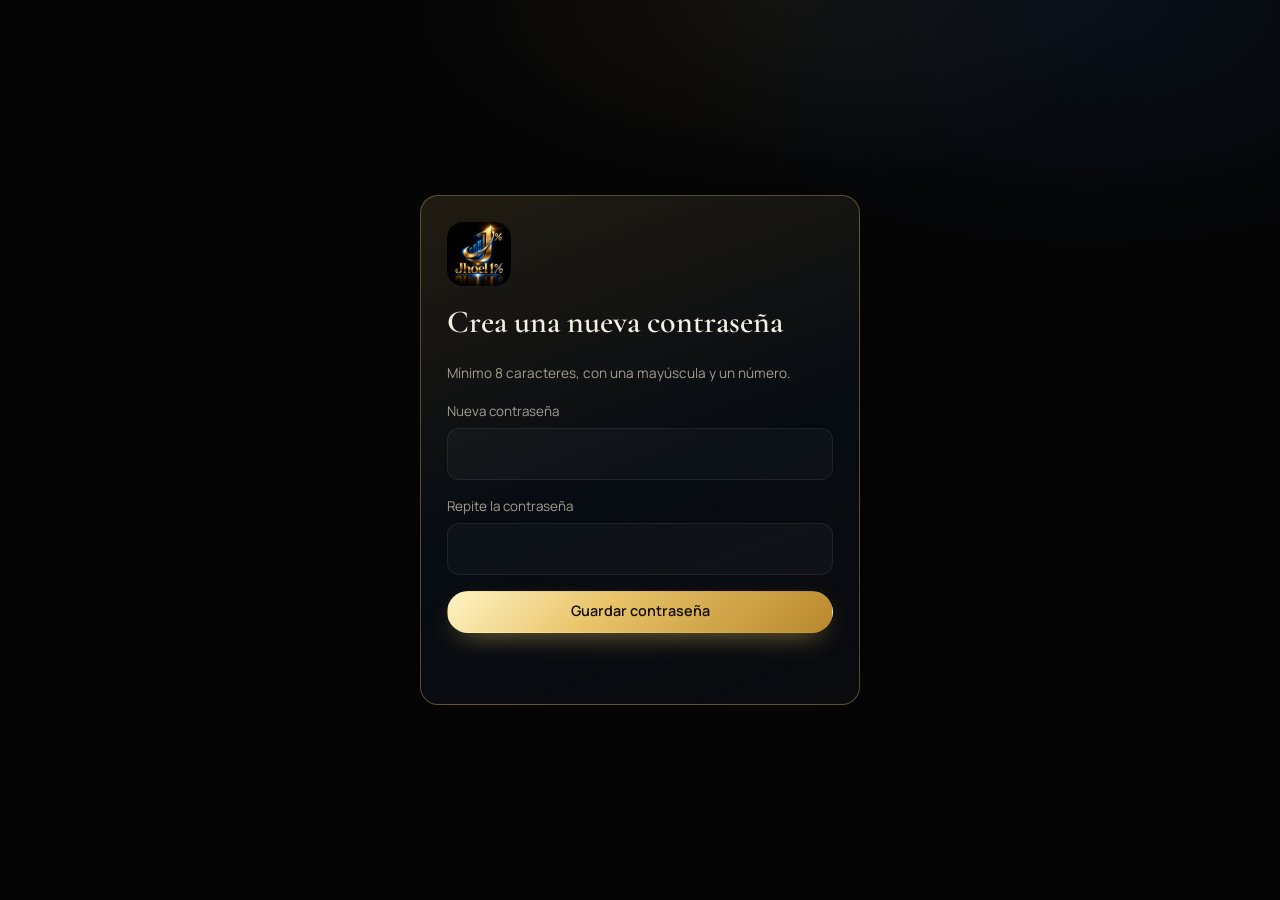
<file: reset.html>
<!doctype html>
<html lang="es">
<head>
  <meta charset="utf-8">
  <meta name="viewport" content="width=device-width, initial-scale=1, viewport-fit=cover">
  <title>Nueva contraseña — Jhoel 1%</title>
  <meta name="robots" content="noindex">
  <link rel="icon" type="image/png" href="assets/img/favicon.png">
  <link rel="preconnect" href="https://fonts.googleapis.com">
  <link rel="preconnect" href="https://fonts.gstatic.com" crossorigin>
  <link rel="stylesheet" href="https://fonts.googleapis.com/css2?family=Cormorant+Garamond:wght@600&family=Manrope:wght@400;500;600;700&family=Sora:wght@500;600;700&display=swap">
  <link rel="stylesheet" href="panel.css?v=20261010">
</head>
<body class="center-page">
  <main class="card card--glow center-card">
    <a href="index.html"><img src="assets/img/logo.webp" alt="Jhoel 1%" width="64" height="64" class="center-logo"></a>
    <form class="form" id="resetForm" novalidate>
      <h1>Crea una nueva contraseña</h1>
      <p class="card__sub">Mínimo 8 caracteres, con una mayúscula y un número.</p>
      <label for="pw1">Nueva contraseña<input type="password" id="pw1" autocomplete="new-password" required minlength="8"></label>
      <label for="pw2">Repite la contraseña<input type="password" id="pw2" autocomplete="new-password" required minlength="8"></label>
      <button type="submit" class="btn btn--gold">Guardar contraseña</button>
      <p class="form__msg" id="resetMsg" role="status"></p>
    </form>
  </main>
  <script src="lib/supabase.js?v=2.117.3" defer></script>
  <script src="config.js?v=20261009" defer></script>
  <script defer>
  document.addEventListener('DOMContentLoaded', function () {
    var J1 = window.J1, form = document.getElementById('resetForm'), msg = document.getElementById('resetMsg');
    function say(t, bad) { msg.textContent = t; msg.classList.toggle('is-error', !!bad); }
    if (!J1 || !J1.db) { say('Las cuentas todavía no están conectadas. Escríbenos por WhatsApp.', true); return; }
    form.addEventListener('submit', function (e) {
      e.preventDefault();
      var a = document.getElementById('pw1').value, b = document.getElementById('pw2').value;
      if (a.length < 8 || !/[A-Z]/.test(a) || !/\d/.test(a)) return say('La contraseña necesita 8 caracteres, una mayúscula y un número.', true);
      if (a !== b) return say('Las contraseñas no coinciden.', true);
      J1.db.auth.updateUser({ password: a }).then(function (r) {
        if (r.error) return say(J1.errorText(r.error), true);
        say('Contraseña actualizada. Entrando a tu panel…');
        setTimeout(function () { location.href = 'panel.html'; }, 900);
      });
    });
  });
  </script>
</body>
</html>
</file>
<file: panel.css>
/* ==========================================================================
   Jhoel 1% — Panel del inversionista
   Layout: barra lateral fija + contenido en tarjetas; barra inferior en celular
   ========================================================================== */

:root {
  --bg: #050506;
  --bg-2: #0b0b0e;
  --surface: #101014;
  --surface-2: #15151b;
  --line: rgba(233, 196, 106, .16);
  --line-soft: rgba(255, 255, 255, .07);
  --text: #f4efe4;
  --muted: #a39d92;
  --gold: #e9c46a;
  --gold-2: #b8872b;
  --gold-3: #fff3c4;
  --blue: #2f8bff;
  --ok: #5fd38d;
  --warn: #e9c46a;
  --bad: #ff8a7a;
  --radius: 18px;
  --serif: "Cormorant Garamond", Georgia, serif;
  --sans: "Manrope", system-ui, -apple-system, "Segoe UI", sans-serif;
  --ease: cubic-bezier(.2, .8, .2, 1);
  --side: 248px;
  color-scheme: dark;
}

*, *::before, *::after { box-sizing: border-box; }
html { -webkit-text-size-adjust: 100%; }
body {
  margin: 0; min-height: 100vh;
  background:
    radial-gradient(ellipse 50% 40% at 85% 0%, rgba(47,139,255,.08), transparent 70%),
    radial-gradient(ellipse 40% 30% at 60% 0%, rgba(233,196,106,.06), transparent 70%),
    var(--bg);
  color: var(--text);
  font: 400 15px/1.55 var(--sans);
  -webkit-font-smoothing: antialiased;
  overflow-x: hidden;
}
img { max-width: 100%; display: block; }
a { color: inherit; }
strong { font-weight: 600; }
[hidden] { display: none !important; }
.sr-only { position: absolute; width: 1px; height: 1px; overflow: hidden; clip: rect(0 0 0 0); white-space: nowrap; }
h1, h2, h3 { font-family: var(--serif); font-weight: 600; line-height: 1.1; margin: 0; text-wrap: balance; }
.gold { color: var(--gold); }

/* ---------- Botones ---------- */
.btn {
  display: inline-flex; align-items: center; justify-content: center; gap: .5em;
  padding: .9em 1.5em; border-radius: 999px; border: 1px solid transparent;
  font: 600 .9rem/1 var(--sans); text-decoration: none; cursor: pointer;
  transition: transform .3s var(--ease), box-shadow .3s var(--ease), border-color .3s, color .3s, background .3s;
}
.btn--sm { padding: .7em 1.15em; font-size: .82rem; }
.btn--gold { background: linear-gradient(135deg, var(--gold-3), var(--gold) 40%, var(--gold-2)); color: #140f02; box-shadow: 0 10px 28px -12px rgba(233,196,106,.7); }
.btn--gold:hover { transform: translateY(-1px); box-shadow: 0 14px 34px -10px rgba(233,196,106,.85); }
.btn--ghost { background: rgba(255,255,255,.02); border-color: var(--line); color: var(--text); }
.btn--ghost:hover { border-color: var(--gold); color: var(--gold); }
.btn--danger { background: rgba(255,138,122,.12); border-color: rgba(255,138,122,.5); color: var(--bad); }
.btn--danger:hover { background: rgba(255,138,122,.2); }
.btn:focus-visible, a:focus-visible, button:focus-visible, input:focus-visible, select:focus-visible { outline: 2px solid var(--gold); outline-offset: 2px; }
.btn[disabled] { opacity: .5; cursor: not-allowed; transform: none; }

/* ---------- Aviso demo ---------- */
.demo-bar {
  padding: 9px 16px; text-align: center; font-size: .8rem; color: #1a1303;
  background: linear-gradient(90deg, var(--gold-2), var(--gold), var(--gold-2));
}

/* ---------- Estructura ---------- */
.app {
  display: grid; grid-template-columns: var(--side) minmax(0, 1fr); min-height: calc(100vh - 36px);
  background: linear-gradient(90deg, rgba(8,8,11,.7) calc(var(--side) - 1px), var(--line-soft) calc(var(--side) - 1px), var(--line-soft) var(--side), transparent var(--side));
}

.side {
  position: sticky; top: 0; height: 100vh; align-self: start;
  display: flex; flex-direction: column; gap: 28px;
  padding: 24px 16px;
}
.side__brand { display: flex; align-items: center; gap: 10px; padding: 0 10px; text-decoration: none; font: 600 1.35rem/1 var(--serif); }
.side__brand img { width: 40px; height: 40px; border-radius: 10px; }
.side__brand em { font-style: normal; color: var(--gold); }
.side__nav { display: grid; gap: 4px; }
.side__nav a, .side__foot a {
  display: flex; align-items: center; gap: 12px;
  padding: 11px 12px; border-radius: 12px;
  text-decoration: none; color: var(--muted); font-weight: 500;
  transition: background .25s, color .25s;
}
.side__nav a:hover, .side__foot a:hover { background: rgba(255,255,255,.04); color: var(--text); }
.side__nav a.is-active { background: linear-gradient(90deg, rgba(233,196,106,.14), rgba(233,196,106,.02)); color: var(--gold-3); box-shadow: inset 2px 0 0 var(--gold); }
.side svg, .tabbar svg { width: 20px; height: 20px; flex: 0 0 auto; fill: none; stroke: currentColor; stroke-width: 1.7; stroke-linecap: round; stroke-linejoin: round; }
.side__nav a:first-child svg path { fill: currentColor; stroke: none; }
.side__foot { margin-top: auto; display: grid; gap: 4px; border-top: 1px solid var(--line-soft); padding-top: 16px; }
.side__help { color: var(--ok) !important; }

.main { min-width: 0; padding: 28px clamp(16px, 3.5vw, 44px) 60px; display: grid; gap: 24px; align-content: start; }

.top { display: flex; align-items: center; justify-content: space-between; gap: 16px; flex-wrap: wrap; }
.top__eyebrow { margin: 0 0 6px; font-size: .78rem; letter-spacing: .14em; text-transform: uppercase; color: var(--gold); }
.top h1 { font-size: clamp(2rem, 4vw, 2.8rem); }
.top__actions { display: flex; align-items: center; gap: 12px; }
.avatar {
  width: 42px; height: 42px; border-radius: 50%;
  display: grid; place-items: center;
  font: 700 .85rem/1 var(--sans); color: #140f02;
  background: linear-gradient(135deg, var(--gold-3), var(--gold-2));
}

.view { display: grid; gap: 20px; animation: viewIn .45s var(--ease); }
@keyframes viewIn { from { opacity: 0; transform: translateY(8px); } }
.view__head { display: flex; align-items: center; justify-content: space-between; gap: 14px; flex-wrap: wrap; }
.view__head h2 { font-size: clamp(1.8rem, 3.4vw, 2.4rem); }

.grid-2 { display: grid; grid-template-columns: 1.35fr 1fr; gap: 20px; }
.grid-2 > * { min-width: 0; }

/* ---------- Tarjetas ---------- */
.card {
  padding: clamp(18px, 2.4vw, 26px);
  border: 1px solid var(--line-soft); border-radius: var(--radius);
  background: linear-gradient(180deg, var(--surface), var(--bg-2));
}
.card--flush { padding: 0; overflow: hidden; }
.card--quiet { background: var(--bg-2); }
.card--glow { border-color: rgba(233,196,106,.35); background: linear-gradient(160deg, rgba(233,196,106,.12), rgba(47,139,255,.05) 55%, var(--bg-2)); }
.card__head { display: flex; justify-content: space-between; align-items: flex-start; gap: 14px; margin-bottom: 18px; flex-wrap: wrap; }
.card__head h3 { font-size: 1.45rem; }
.card__sub { margin: 4px 0 0; font-size: .85rem; color: var(--muted); }
.card__link { font-size: .85rem; color: var(--gold); text-decoration: none; white-space: nowrap; }

/* ---------- Promo ---------- */
.promo {
  display: flex; align-items: center; gap: 14px; flex-wrap: wrap;
  padding: 14px 18px; border-radius: 14px;
  border: 1px solid rgba(233,196,106,.35);
  background: linear-gradient(90deg, rgba(233,196,106,.12), rgba(233,196,106,.02));
}
.promo p { margin: 0; color: var(--muted); font-size: .92rem; }
.promo strong { color: var(--gold-3); }

/* ---------- Pills ---------- */
.pill { display: inline-flex; align-items: center; gap: 6px; padding: .35em .8em; border-radius: 999px; font: 600 .72rem/1 var(--sans); letter-spacing: .04em; white-space: nowrap; }
.pill::before { content: ""; width: 6px; height: 6px; border-radius: 50%; background: currentColor; }
.pill--gold { color: var(--gold); background: rgba(233,196,106,.12); }
.pill--ok { color: var(--ok); background: rgba(95,211,141,.12); }
.pill--warn { color: var(--warn); background: rgba(233,196,106,.12); }
.pill--blue { color: #7fb6ff; background: rgba(47,139,255,.14); }
.pill--bad { color: var(--bad); background: rgba(255,138,122,.12); }

/* ---------- KPIs ---------- */
.kpis { display: grid; grid-template-columns: 1.3fr 1fr 1fr 1fr; gap: 16px; }
.kpi {
  min-width: 0; padding: 20px 22px;
  border: 1px solid var(--line-soft); border-radius: var(--radius);
  background: var(--surface);
}
.kpi--hero {
  border-color: rgba(233,196,106,.35);
  background:
    radial-gradient(circle at 100% 0%, rgba(47,139,255,.18), transparent 55%),
    linear-gradient(150deg, rgba(233,196,106,.16), var(--surface) 65%);
}
.kpi__label { margin: 0 0 10px; font-size: .78rem; letter-spacing: .1em; text-transform: uppercase; color: var(--muted); }
.kpi__value { margin: 0; font: 600 clamp(1.6rem, 2.4vw, 2.1rem)/1.05 var(--serif); font-variant-numeric: tabular-nums; overflow-wrap: anywhere; }
.kpi--hero .kpi__value { font-size: clamp(2rem, 3.2vw, 2.8rem); color: var(--gold-3); }
.kpi__value--gold { color: var(--gold); }
.kpi__meta { margin: 8px 0 0; font-size: .8rem; color: var(--muted); }
.kpi__meta a { color: var(--gold); text-decoration: none; }

/* ---------- Gráfico ---------- */
.legend { display: flex; gap: 14px; list-style: none; margin: 0; padding: 0; font-size: .76rem; color: var(--muted); flex-wrap: wrap; }
.legend li { display: flex; align-items: center; gap: 6px; }
.sw { width: 10px; height: 10px; border-radius: 3px; display: inline-block; }
.sw--paid { background: linear-gradient(180deg, var(--gold-3), var(--gold)); }
.sw--now { background: var(--blue); }
.sw--proj { background: transparent; border: 1px dashed rgba(233,196,106,.6); }
.chart { position: relative; height: 230px; }
.chart svg { width: 100%; height: 100%; display: block; overflow: visible; }
.chart .grid line { stroke: var(--line-soft); }
.chart .axis text { fill: var(--muted); font: 500 11px var(--sans); }
.chart .val { fill: var(--text); font: 600 11px var(--sans); }
.chart .bar-paid { fill: url(#gPaid); }
.chart .bar-now { fill: var(--blue); }
.chart .bar-proj { fill: rgba(233,196,106,.06); stroke: rgba(233,196,106,.55); stroke-dasharray: 4 3; }

/* ---------- Ciclo ---------- */
.cycle { display: flex; align-items: center; gap: 24px; flex-wrap: wrap; }
.ring {
  --p: 0;
  width: 132px; height: 132px; border-radius: 50%; flex: 0 0 auto;
  background: conic-gradient(var(--gold) calc(var(--p) * 1%), rgba(255,255,255,.06) 0);
  display: grid; place-items: center;
  box-shadow: 0 0 40px -10px rgba(233,196,106,.5);
}
.ring__inner { width: 104px; height: 104px; border-radius: 50%; background: var(--bg-2); display: grid; place-content: center; text-align: center; }
.ring__inner strong { font: 600 2.2rem/1 var(--serif); color: var(--gold-3); }
.ring__inner span { font-size: .75rem; color: var(--muted); }
.ring__inner b { font-weight: 600; }
.cycle__list { flex: 1; min-width: 180px; margin: 0; display: grid; gap: 12px; }
.cycle__list div { display: flex; justify-content: space-between; gap: 10px; border-bottom: 1px solid var(--line-soft); padding-bottom: 10px; }
.cycle__list dt { color: var(--muted); font-size: .85rem; }
.cycle__list dd { margin: 0; font-weight: 600; font-variant-numeric: tabular-nums; }

/* ---------- Feed ---------- */
.feed { list-style: none; margin: 0; padding: 0; display: grid; }
.feed li { display: grid; grid-template-columns: 38px minmax(0, 1fr) auto; gap: 12px; align-items: center; padding: 12px 0; border-bottom: 1px solid var(--line-soft); }
.feed li:last-child { border-bottom: 0; }
.feed__ico { width: 38px; height: 38px; border-radius: 12px; display: grid; place-items: center; font-weight: 700; }
.feed__ico--deposit { background: rgba(47,139,255,.14); color: #7fb6ff; }
.feed__ico--profit { background: rgba(233,196,106,.14); color: var(--gold); }
.feed__ico--withdraw { background: rgba(255,255,255,.06); color: var(--text); }
.feed__txt { min-width: 0; }
.feed__txt strong { display: block; font-size: .92rem; }
.feed__txt span { font-size: .78rem; color: var(--muted); }
.feed__amt { text-align: right; font-weight: 600; font-variant-numeric: tabular-nums; }
.feed__amt small { display: block; margin-top: 4px; }
.pos { color: var(--ok); }
.empty { color: var(--muted); font-size: .9rem; padding: 12px 0; }

/* ---------- Nivel referidos ---------- */
.level__now { margin: 0 0 12px; color: var(--muted); }
.level__now strong { font: 600 2rem/1 var(--serif); color: var(--gold-3); margin-right: 4px; }
.bar { height: 8px; border-radius: 8px; background: rgba(255,255,255,.06); overflow: hidden; }
.bar span { display: block; height: 100%; border-radius: 8px; background: linear-gradient(90deg, var(--blue), var(--gold), var(--gold-3)); transition: width 1s var(--ease); }
.level__scale { display: flex; justify-content: space-between; margin-top: 8px; font-size: .75rem; color: var(--muted); }
.level__tip { margin: 14px 0 0; font-size: .85rem; color: var(--muted); }

/* ---------- Tablas ---------- */
.table-wrap { overflow-x: auto; }
.table { width: 100%; border-collapse: collapse; min-width: 560px; font-size: .9rem; }
.table th { text-align: left; font: 600 .72rem/1 var(--sans); letter-spacing: .1em; text-transform: uppercase; color: var(--muted); padding: 16px 20px; border-bottom: 1px solid var(--line-soft); background: rgba(255,255,255,.02); }
.table td { padding: 15px 20px; border-bottom: 1px solid var(--line-soft); vertical-align: middle; }
.table tr:last-child td { border-bottom: 0; }
.table tbody tr:hover { background: rgba(255,255,255,.02); }
.table .num { text-align: right; font-variant-numeric: tabular-nums; }
.table td.muted { color: var(--muted); }

.chips { display: flex; gap: 8px; flex-wrap: wrap; }
.chip { padding: .55em 1em; border-radius: 999px; border: 1px solid var(--line-soft); background: transparent; color: var(--muted); font: 500 .82rem/1 var(--sans); cursor: pointer; }
.chip:hover { color: var(--text); }
.chip.is-on { border-color: var(--gold); color: var(--gold); background: rgba(233,196,106,.08); }

/* ---------- Formularios ---------- */
.form { display: grid; gap: 16px; }
.form label { display: grid; gap: 7px; font-size: .84rem; color: var(--muted); }
.form input, .form select, .copy input {
  width: 100%; padding: .85em 1em; border-radius: 12px;
  border: 1px solid var(--line-soft); background: rgba(255,255,255,.03);
  color: var(--text); font: 500 1rem var(--sans);
}
.form select option { background: var(--bg-2); }
.form input:focus, .form select:focus { outline: none; border-color: var(--gold); box-shadow: 0 0 0 4px rgba(233,196,106,.12); }
.form input.is-invalid { border-color: var(--bad); }
.avail { display: flex; justify-content: space-between; align-items: baseline; gap: 10px; padding: 14px 16px; border-radius: 12px; background: rgba(233,196,106,.07); border: 1px solid var(--line); }
.avail span { font-size: .85rem; color: var(--muted); }
.avail strong { font: 600 1.6rem/1 var(--serif); color: var(--gold); font-variant-numeric: tabular-nums; }
.amount { position: relative; display: block; }
.amount input { padding-right: 92px; }
.amount__max { position: absolute; right: 8px; top: 50%; transform: translateY(-50%); border: 1px solid var(--line); background: transparent; color: var(--gold); border-radius: 8px; padding: 6px 10px; font: 600 .75rem var(--sans); cursor: pointer; }
.form__note { margin: 0; font-size: .8rem; color: var(--muted); }
.form__msg { margin: 0; min-height: 1.2em; font-size: .88rem; color: var(--gold-3); }
.form__msg.is-error { color: var(--bad); }
.card .btn + .form__msg { margin-top: 12px; }

.close-sum { margin: 0 0 16px; display: grid; gap: 10px; }
.close-sum div { display: flex; justify-content: space-between; gap: 10px; font-size: .92rem; }
.close-sum dt { color: var(--muted); }
.close-sum dd { margin: 0; font-weight: 600; font-variant-numeric: tabular-nums; }
.close-sum__total { padding-top: 10px; border-top: 1px solid var(--line-soft); }
.close-sum__total dd { font: 600 1.4rem/1 var(--serif); color: var(--gold-3); }
.card--quiet .form__note { margin-bottom: 16px; }
.confirm { margin-top: 14px; padding: 14px; border-radius: 12px; border: 1px solid rgba(255,138,122,.35); background: rgba(255,138,122,.06); }
.confirm p { margin: 0 0 12px; font-size: .9rem; }
.confirm__btns { display: flex; gap: 10px; flex-wrap: wrap; }

/* ---------- Referidos ---------- */
.code { margin: 0 0 16px; font: 600 clamp(1.8rem, 3.6vw, 2.6rem)/1 var(--serif); letter-spacing: .04em; color: var(--gold-3); overflow-wrap: anywhere; }
.copy { display: flex; gap: 10px; flex-wrap: wrap; }
.copy input { flex: 1 1 200px; min-width: 0; font-size: .85rem; color: var(--muted); }
.share-wa { margin-top: 12px; }
.ref-stats { display: grid; grid-template-columns: 1fr 1fr; gap: 14px; margin-bottom: 16px; }
.ref-stats div { padding: 14px; border-radius: 12px; background: rgba(255,255,255,.03); }
.ref-stats span { display: block; font-size: .78rem; color: var(--muted); margin-bottom: 6px; }
.ref-stats strong { font: 600 1.7rem/1 var(--serif); font-variant-numeric: tabular-nums; }

/* ---------- Perfil ---------- */
.data { margin: 0; display: grid; gap: 0; }
.data div { display: flex; justify-content: space-between; gap: 14px; padding: 12px 0; border-bottom: 1px solid var(--line-soft); }
.data div:last-child { border-bottom: 0; }
.data dt { color: var(--muted); font-size: .88rem; }
.data dd { margin: 0; font-weight: 500; text-align: right; overflow-wrap: anywhere; min-width: 0; }
.kyc { list-style: none; margin: 0; padding: 0; display: grid; gap: 10px; }
.kyc li { display: grid; grid-template-columns: 34px minmax(0, 1fr) auto; gap: 12px; align-items: center; padding: 12px; border-radius: 12px; background: rgba(255,255,255,.03); }
.kyc__n { width: 34px; height: 34px; border-radius: 50%; display: grid; place-items: center; font-weight: 700; font-size: .85rem; }
.kyc__n--ok { background: rgba(95,211,141,.15); color: var(--ok); }
.kyc__n--todo { background: rgba(233,196,106,.12); color: var(--gold); }
.kyc strong { display: block; font-size: .92rem; }
.kyc span { font-size: .78rem; color: var(--muted); }
.settings { list-style: none; margin: 0; padding: 0; display: grid; }
.settings li { display: flex; justify-content: space-between; align-items: center; gap: 14px; padding: 14px 0; border-bottom: 1px solid var(--line-soft); }
.settings li:last-child { border-bottom: 0; }
.settings strong { display: block; font-size: .92rem; }
.settings span { font-size: .8rem; color: var(--muted); }
.switch { position: relative; cursor: pointer; flex: 0 0 auto; }
.switch input { position: absolute; opacity: 0; width: 1px; height: 1px; }
.switch span { display: block; width: 44px; height: 24px; border-radius: 24px; background: rgba(255,255,255,.1); position: relative; transition: background .3s; }
.switch span::after { content: ""; position: absolute; top: 3px; left: 3px; width: 18px; height: 18px; border-radius: 50%; background: var(--muted); transition: transform .3s var(--ease), background .3s; }
.switch input:checked + span { background: rgba(233,196,106,.35); }
.switch input:checked + span::after { transform: translateX(20px); background: var(--gold); }
.switch input:focus-visible + span { outline: 2px solid var(--gold); outline-offset: 3px; }

/* ---------- Barra inferior (celular) ---------- */
.tabbar { display: none; }

/* ---------- Toast ---------- */
.toast {
  position: fixed; left: 50%; bottom: calc(90px + env(safe-area-inset-bottom, 0px)); z-index: 80;
  transform: translateX(-50%); max-width: calc(100% - 32px);
  padding: 12px 18px; border-radius: 12px;
  background: #15151b; border: 1px solid var(--line); color: var(--text); font-size: .9rem;
  box-shadow: 0 20px 50px -20px rgba(0,0,0,.8); transition: opacity .4s;
}
@media (min-width: 901px) { .toast { bottom: 28px; } }
.toast.is-out { opacity: 0; }

/* ---------- Responsive ---------- */
@media (max-width: 1180px) {
  .kpis { grid-template-columns: 1fr 1fr; }
  .grid-2 { grid-template-columns: 1fr; }
}
@media (max-width: 900px) {
  .app { grid-template-columns: 1fr; }
  .side { display: none; }
  .app { background: none; }
  .main { padding-bottom: calc(96px + env(safe-area-inset-bottom, 0px)); }
  .tabbar {
    position: fixed; left: 0; right: 0; bottom: 0; z-index: 70;
    display: grid; grid-template-columns: repeat(5, 1fr);
    padding: 8px 6px calc(8px + env(safe-area-inset-bottom, 0px));
    background: rgba(8,8,11,.94); backdrop-filter: blur(14px); -webkit-backdrop-filter: blur(14px);
    border-top: 1px solid var(--line-soft);
  }
  .tabbar a { display: grid; justify-items: center; gap: 4px; padding: 6px 2px; border-radius: 10px; text-decoration: none; color: var(--muted); font-size: .66rem; font-weight: 600; }
  .tabbar a:first-child svg path { fill: currentColor; stroke: none; }
  .tabbar a.is-active { color: var(--gold); }
}
@media (max-width: 520px) {
  .kpis { grid-template-columns: 1fr; }
  .top__actions .btn { padding: .65em .9em; }
  .chart { height: 200px; }
}

@media (prefers-reduced-motion: reduce) {
  .view { animation: none; }
}

/* ---------- Páginas centradas (nueva contraseña) ---------- */
.center-page { display: grid; place-items: center; padding: 24px 16px; }
.center-card { width: 100%; max-width: 440px; }
.center-card h1 { font-size: 2rem; margin-bottom: 4px; }
.center-logo { width: 64px; height: 64px; border-radius: 16px; margin-bottom: 18px; }

/* ---------- Carga ---------- */
.loading {
  position: fixed; inset: 0; z-index: 100;
  display: grid; place-content: center; justify-items: center; gap: 16px;
  background: var(--bg); color: var(--muted); font-size: .9rem;
  transition: opacity .4s, visibility .4s;
}
.loading img { width: 72px; height: 72px; border-radius: 18px; animation: pulse 1.4s ease-in-out infinite; }
.loading.is-done { opacity: 0; visibility: hidden; pointer-events: none; }
@keyframes pulse { 50% { transform: scale(1.06); opacity: .8; } }

/* ---------- Bienvenida ---------- */
.welcome h3 { font-size: 1.7rem; }
.steps { list-style: none; margin: 18px 0 22px; padding: 0; display: grid; gap: 12px; }
.steps li { display: grid; grid-template-columns: 34px minmax(0, 1fr); gap: 12px; align-items: start; }
.steps__n { width: 34px; height: 34px; border-radius: 50%; display: grid; place-items: center; font-weight: 700; background: rgba(233,196,106,.14); color: var(--gold); }
.steps li.is-done .steps__n { background: rgba(95,211,141,.15); color: var(--ok); }
.steps strong { display: block; }
.steps span { font-size: .85rem; color: var(--muted); }
.steps a { color: var(--gold); }
.side__admin { color: var(--gold) !important; margin-top: 8px; border: 1px dashed var(--line); }
.kyc .pill--bad + .btn, .kyc .pill--warn { justify-self: end; }
.kyc__side { display: grid; justify-items: end; gap: 6px; }

/* Cifras con letra moderna, de ancho fijo */
:root { --num: "Sora", "Manrope", system-ui, sans-serif; }
.kpi__value, .ring__inner strong, .avail strong, .close-sum__total dd, .level__now strong,
.ref-stats strong, .cycle__list dd, .close-sum dd, .feed__amt, .table .num, .chart .val {
  font-family: var(--num);
  font-variant-numeric: tabular-nums lining-nums;
  letter-spacing: -.02em;
}
.kpi__value { font-weight: 700; font-size: clamp(1.45rem, 2vw, 1.85rem); }
.kpi--hero .kpi__value { font-size: clamp(1.8rem, 2.8vw, 2.4rem); }
.ring__inner strong { font-weight: 700; font-size: 1.9rem; }
.avail strong, .close-sum__total dd { font-weight: 700; font-size: 1.35rem; }
.level__now strong, .ref-stats strong { font-weight: 700; font-size: 1.6rem; }

/* ==========================================================================
   Agregar capital
   ========================================================================== */
.dep { position: fixed; inset: 0; z-index: 95; display: grid; place-items: center; padding: 16px; }
.dep[hidden] { display: none !important; }
.dep__backdrop { position: absolute; inset: 0; background: rgba(0,0,0,.72); backdrop-filter: blur(8px); -webkit-backdrop-filter: blur(8px); }
.dep__dialog {
  position: relative; width: 100%; max-width: 560px; max-height: calc(100svh - 32px); overflow-y: auto;
  padding: clamp(22px, 4vw, 34px);
  border-radius: 24px; border: 1px solid rgba(233,196,106,.3);
  background:
    radial-gradient(circle at 100% 0%, rgba(47,139,255,.12), transparent 45%),
    radial-gradient(circle at 0% 0%, rgba(233,196,106,.12), transparent 45%),
    linear-gradient(180deg, #121218, #09090c);
  box-shadow: 0 50px 140px -40px rgba(0,0,0,.95);
  animation: depIn .4s var(--ease);
}
@keyframes depIn { from { opacity: 0; transform: translateY(16px) scale(.98); } }
.dep__head { display: flex; justify-content: space-between; align-items: flex-start; gap: 12px; margin-bottom: 20px; }
.dep__head h2 { font-size: clamp(1.7rem, 4vw, 2.2rem); }
.dep__head .top__eyebrow { margin-bottom: 6px; }
.dep__close { width: 38px; height: 38px; flex: 0 0 auto; border-radius: 50%; border: 1px solid var(--line-soft); background: transparent; color: var(--muted); font-size: 1.4rem; cursor: pointer; }
.dep__close:hover { color: var(--gold); border-color: var(--gold); }

.dep__steps { list-style: none; margin: 0 0 24px; padding: 0; display: grid; grid-template-columns: repeat(3, 1fr); gap: 8px; }
.dep__steps li { display: flex; align-items: center; gap: 8px; padding-top: 10px; border-top: 2px solid var(--line-soft); font-size: .78rem; color: var(--muted); }
.dep__steps span { width: 22px; height: 22px; border-radius: 50%; display: grid; place-items: center; background: rgba(255,255,255,.06); font: 700 .72rem/1 var(--num, var(--sans)); }
.dep__steps li.is-on { border-top-color: var(--gold); color: var(--text); }
.dep__steps li.is-on span { background: var(--gold); color: #140f02; }
.dep__steps li.is-done span { background: rgba(95,211,141,.2); color: var(--ok); }

.dep__step { display: grid; gap: 16px; }
.dep__label { margin: 0; font-size: .92rem; color: var(--muted); }
.dep__label b { color: var(--gold-3); font-family: var(--num, var(--sans)); }
.dep__amount {
  display: flex; align-items: baseline; gap: 10px; padding: 14px 20px; border-radius: 16px;
  border: 1px solid rgba(233,196,106,.35); background: rgba(0,0,0,.35);
  transition: border-color .3s, box-shadow .3s;
}
.dep__amount:focus-within { border-color: var(--gold); box-shadow: 0 0 0 4px rgba(233,196,106,.12); }
.dep__cur { font: 600 1.3rem/1 var(--num, var(--sans)); color: var(--gold); }
.dep__amount input {
  flex: 1; min-width: 0; border: 0; outline: 0; background: transparent; color: var(--text);
  font: 700 clamp(2.2rem, 7vw, 3rem)/1.1 var(--num, var(--sans)); letter-spacing: -.03em;
  font-variant-numeric: tabular-nums; -moz-appearance: textfield;
}
.dep__amount input::-webkit-outer-spin-button, .dep__amount input::-webkit-inner-spin-button { -webkit-appearance: none; margin: 0; }
.dep__chips { display: flex; flex-wrap: wrap; gap: 8px; }
.dep__chips button {
  padding: .6em 1em; border-radius: 999px; border: 1px solid var(--line-soft); background: rgba(255,255,255,.03);
  color: var(--text); font: 600 .82rem/1 var(--num, var(--sans)); cursor: pointer; transition: border-color .25s, color .25s, background .25s;
}
.dep__chips button:hover, .dep__chips button.is-on { border-color: var(--gold); color: var(--gold); background: rgba(233,196,106,.08); }
.dep__hint, .dep__fine { margin: 0; font-size: .78rem; color: var(--muted); }
.dep__sum { margin: 0; display: grid; gap: 0; border-radius: 14px; border: 1px solid var(--line-soft); overflow: hidden; }
.dep__sum div { display: flex; justify-content: space-between; gap: 12px; padding: 12px 16px; border-bottom: 1px solid var(--line-soft); }
.dep__sum div:last-child { border-bottom: 0; }
.dep__sum dt { font-size: .86rem; color: var(--muted); }
.dep__sum dd { margin: 0; font: 600 .98rem/1.3 var(--num, var(--sans)); font-variant-numeric: tabular-nums; }
.dep__sum-hl { background: rgba(233,196,106,.07); }
.dep__sum-hl dd { color: var(--gold); }
.dep__actions { display: flex; justify-content: flex-end; gap: 10px; flex-wrap: wrap; margin-top: 4px; }
.dep__actions--center { justify-content: center; }

/* Medios de pago */
.dep__methods { display: grid; gap: 10px; }
.pay {
  position: relative; display: grid; grid-template-columns: 48px minmax(0, 1fr) auto; align-items: center; gap: 14px;
  width: 100%; padding: 14px 16px; text-align: left; cursor: pointer;
  border-radius: 16px; border: 1px solid var(--line-soft); background: rgba(255,255,255,.025); color: var(--text);
  transition: border-color .25s, background .25s, transform .25s var(--ease);
}
.pay:hover { transform: translateY(-1px); border-color: rgba(233,196,106,.4); }
.pay[aria-checked="true"] { border-color: var(--gold); background: rgba(233,196,106,.08); box-shadow: 0 0 0 3px rgba(233,196,106,.12); }
.pay__logo { width: 48px; height: 48px; border-radius: 14px; display: grid; place-items: center; background: rgba(255,255,255,.06); }
.pay__logo svg { width: 26px; height: 26px; fill: none; stroke: var(--gold-3); stroke-width: 1.6; stroke-linecap: round; stroke-linejoin: round; }
.pay__txt strong { display: block; font-size: 1rem; }
.pay__txt small { font-size: .78rem; color: var(--muted); }
.pay__tag { padding: .35em .7em; border-radius: 999px; font: 700 .64rem/1 var(--sans); letter-spacing: .08em; text-transform: uppercase; background: #f0b90b; color: #1a1400; }
.pay--binance .pay__logo { background: #f0b90b; }
.pay--binance .pay__logo svg { fill: #1e2026; stroke: none; width: 30px; height: 30px; }
.pay--binance[aria-checked="true"] { border-color: #f0b90b; background: rgba(240,185,11,.08); box-shadow: 0 0 0 3px rgba(240,185,11,.15); }

/* Datos de pago */
.dep__total { display: flex; justify-content: space-between; align-items: baseline; gap: 12px; padding: 16px 18px; border-radius: 16px; background: rgba(233,196,106,.08); border: 1px solid var(--line); }
.dep__total span { font-size: .86rem; color: var(--muted); }
.dep__total { flex-wrap: wrap; }
.dep__total strong { font: 700 clamp(1.3rem, 5vw, 1.7rem)/1 var(--num, var(--sans)); color: var(--gold-3); letter-spacing: -.02em; white-space: nowrap; }
.dep__info { display: grid; gap: 10px; }
.dep__info h4 { margin: 4px 0 0; font-size: .78rem; letter-spacing: .12em; text-transform: uppercase; color: var(--gold); }
.dep__info ol { margin: 0; padding-left: 1.2em; display: grid; gap: 6px; font-size: .88rem; color: var(--muted); }
.copyrow { display: grid; grid-template-columns: minmax(0, 1fr) auto; gap: 10px; align-items: center; padding: 12px 14px; border-radius: 12px; background: rgba(0,0,0,.35); border: 1px solid var(--line-soft); }
.copyrow span { display: block; font-size: .72rem; color: var(--muted); margin-bottom: 3px; }
.copyrow code { display: block; font: 600 .95rem/1.3 ui-monospace, "SFMono-Regular", Menlo, monospace; color: var(--text); word-break: break-all; }
.copyrow button { border: 1px solid var(--line); background: transparent; color: var(--gold); border-radius: 10px; padding: 8px 12px; font: 600 .78rem var(--sans); cursor: pointer; }
.copyrow button:hover { background: rgba(233,196,106,.1); }
.btn--binance { background: #f0b90b; color: #1a1400; box-shadow: 0 12px 30px -12px rgba(240,185,11,.8); }
.btn--binance:hover { transform: translateY(-1px); box-shadow: 0 16px 36px -10px rgba(240,185,11,.9); }
.btn--binance svg { width: 20px; height: 20px; fill: #1a1400; }
.dep__note { margin: 0; padding: 12px 14px; border-radius: 12px; font-size: .84rem; color: var(--gold-3); background: rgba(233,196,106,.07); border: 1px dashed rgba(233,196,106,.35); }
.dep__note--warn { color: #ffd2a6; background: rgba(255,160,80,.07); border-color: rgba(255,160,80,.35); }
.dep__confirm input[type="file"] { padding: .6em; font-size: .85rem; }
.dep__file span em { font-style: normal; opacity: .7; }

.dep__done { text-align: center; justify-items: center; padding: 10px 0; }
.dep__done h3 { font-size: 1.8rem; }
.dep__done p { margin: 0; color: var(--muted); max-width: 40ch; }
.dep__check { width: 72px; height: 72px; border-radius: 50%; display: grid; place-items: center; font-size: 2rem; color: #0b1a10; background: linear-gradient(135deg, #a8f0c4, #5fd38d); box-shadow: 0 0 0 10px rgba(95,211,141,.12); }
body.dep-open { overflow: hidden; }
@media (max-width: 520px) {
  .pay { grid-template-columns: 44px minmax(0, 1fr); }
  .pay__tag { position: absolute; top: -9px; right: 12px; }
  .dep__steps li { font-size: .7rem; }
}

.demo-bar__reset { margin-left: 10px; padding: 3px 10px; border-radius: 999px; border: 1px solid rgba(26,19,3,.5); background: rgba(255,255,255,.25); color: #1a1303; font: 700 .74rem var(--sans); cursor: pointer; }
.demo-bar__reset:hover { background: rgba(255,255,255,.45); }

.dep__qr { margin: 0; display: grid; justify-items: center; gap: 8px; padding: 16px; border-radius: 14px; background: rgba(255,255,255,.03); border: 1px solid var(--line-soft); }
.dep__qr img { width: 180px; height: 180px; border-radius: 10px; background: #fff; padding: 8px; image-rendering: pixelated; }
.dep__qr figcaption { font-size: .76rem; color: var(--muted); text-align: center; }
</file>
<file: admin.css>
/* Jhoel 1% — Administración (se carga después de panel.css) */

.side__tag { margin: -16px 0 0; padding: 0 12px; font-size: .7rem; letter-spacing: .2em; text-transform: uppercase; color: var(--blue); }
.badge { margin-left: auto; min-width: 22px; height: 22px; padding: 0 6px; border-radius: 11px; display: grid; place-items: center; background: var(--gold); color: #140f02; font: 700 .72rem/1 var(--sans); }

.kpis--5 { grid-template-columns: 1.3fr repeat(4, 1fr); }
@media (max-width: 1280px) { .kpis--5 { grid-template-columns: repeat(3, 1fr); } }
@media (max-width: 720px) { .kpis--5 { grid-template-columns: 1fr 1fr; } }
@media (max-width: 460px) { .kpis--5 { grid-template-columns: 1fr; } }
.grid-2--even { grid-template-columns: 1fr 1fr; }
@media (max-width: 1180px) { .grid-2--even { grid-template-columns: 1fr; } }

.view__lead { margin: -8px 0 0; color: var(--muted); font-size: .9rem; max-width: 70ch; }
.card__head--pad { padding: 22px 24px 0; }
.card__foot { padding: 18px 24px 22px; border-top: 1px solid var(--line-soft); display: grid; gap: 12px; justify-items: start; }

.search input {
  width: min(340px, 100%); padding: .75em 1em; border-radius: 999px;
  border: 1px solid var(--line-soft); background: rgba(255,255,255,.03); color: var(--text); font: 500 .9rem var(--sans);
}
.search { flex: 1 1 240px; display: flex; justify-content: flex-end; }
.search input:focus { outline: none; border-color: var(--gold); }

.table--click tbody tr { cursor: pointer; }
.table--click tbody tr:focus-visible { outline: 2px solid var(--gold); outline-offset: -2px; }
.who strong { display: block; font-weight: 600; }
.who span { font-size: .8rem; color: var(--muted); }
.acts { display: flex; gap: 6px; flex-wrap: wrap; }
.acts .btn { padding: .55em .9em; font-size: .76rem; }
.note-row { display: flex; gap: 6px; margin-top: 8px; }
.note-row input { flex: 1; min-width: 120px; padding: .5em .7em; border-radius: 8px; border: 1px solid var(--line-soft); background: rgba(255,255,255,.03); color: var(--text); font: 500 .82rem var(--sans); }
.dest { font-size: .82rem; }
.dest code { display: block; font-family: ui-monospace, "SFMono-Regular", Menlo, monospace; font-size: .78rem; color: var(--gold-3); word-break: break-all; }
.link-btn { border: 0; background: none; color: var(--gold); font: 600 .78rem var(--sans); cursor: pointer; padding: 0; }
.doc-link { color: var(--gold); font-weight: 600; font-size: .85rem; }

.rules { margin: 0; padding-left: 1.1em; display: grid; gap: 10px; color: var(--muted); font-size: .88rem; }
.rules b { color: var(--text); font-weight: 600; }

/* Ficha lateral */
.drawer { position: fixed; inset: 0; z-index: 90; }
.drawer__backdrop { position: absolute; inset: 0; background: rgba(0,0,0,.6); backdrop-filter: blur(4px); -webkit-backdrop-filter: blur(4px); }
.drawer__panel {
  position: absolute; top: 0; right: 0; bottom: 0; width: min(520px, 100%);
  overflow-y: auto; padding: 28px clamp(18px, 3vw, 30px) calc(40px + env(safe-area-inset-bottom, 0px));
  background: linear-gradient(180deg, #111116, #09090c); border-left: 1px solid var(--line);
  animation: slideIn .35s var(--ease);
  display: grid; gap: 18px; align-content: start;
}
@keyframes slideIn { from { transform: translateX(40px); opacity: 0; } }
.drawer__panel h2 { font-size: 2rem; }
.drawer__panel .top__eyebrow { margin: 0; }
.drawer__sec { border-top: 1px solid var(--line-soft); padding-top: 18px; display: grid; gap: 12px; }
.drawer__sec h3 { font-size: 1.3rem; }
.drawer .auth__close { position: absolute; top: 16px; right: 16px; width: 36px; height: 36px; border-radius: 50%; border: 1px solid var(--line-soft); background: transparent; color: var(--muted); font-size: 1.4rem; cursor: pointer; }
.drawer .auth__grid { display: grid; grid-template-columns: 1fr 1fr; gap: 12px; }
.drawer .auth__grid > * { min-width: 0; }
.drawer .check { display: flex; gap: 10px; align-items: flex-start; font-size: .85rem; color: var(--muted); cursor: pointer; }
.drawer .check input { width: 17px; height: 17px; accent-color: var(--gold); margin-top: 2px; }
.auth__opt { opacity: .7; }
.inline-form { display: flex; gap: 10px; flex-wrap: wrap; }
.inline-form select { flex: 1 1 180px; padding: .7em .9em; border-radius: 12px; border: 1px solid var(--line-soft); background: rgba(255,255,255,.03); color: var(--text); font: 500 .95rem var(--sans); }
.inline-form select option { background: var(--bg-2); }
body.drawer-open { overflow: hidden; }
@media (max-width: 460px) { .drawer .auth__grid { grid-template-columns: 1fr; } }
.kpis--5 .kpi__value { font-size: clamp(1.4rem, 1.9vw, 1.8rem); overflow-wrap: normal; }
.kpis--5 .kpi--hero .kpi__value { font-size: clamp(1.6rem, 2.3vw, 2.2rem); }

.pay-chip { display: inline-flex; align-items: center; gap: 6px; font-weight: 600; }
.pay-chip--binance { color: #f0b90b; }
.promo-check { display: flex; align-items: center; gap: 6px; font-size: .74rem; color: var(--muted); margin-top: 6px; cursor: pointer; }
.promo-check input { accent-color: var(--gold); }
@media (max-width: 900px) { .is-admin .tabbar { grid-template-columns: repeat(6, 1fr); } .is-admin .tabbar a { font-size: .6rem; } }
</file>
